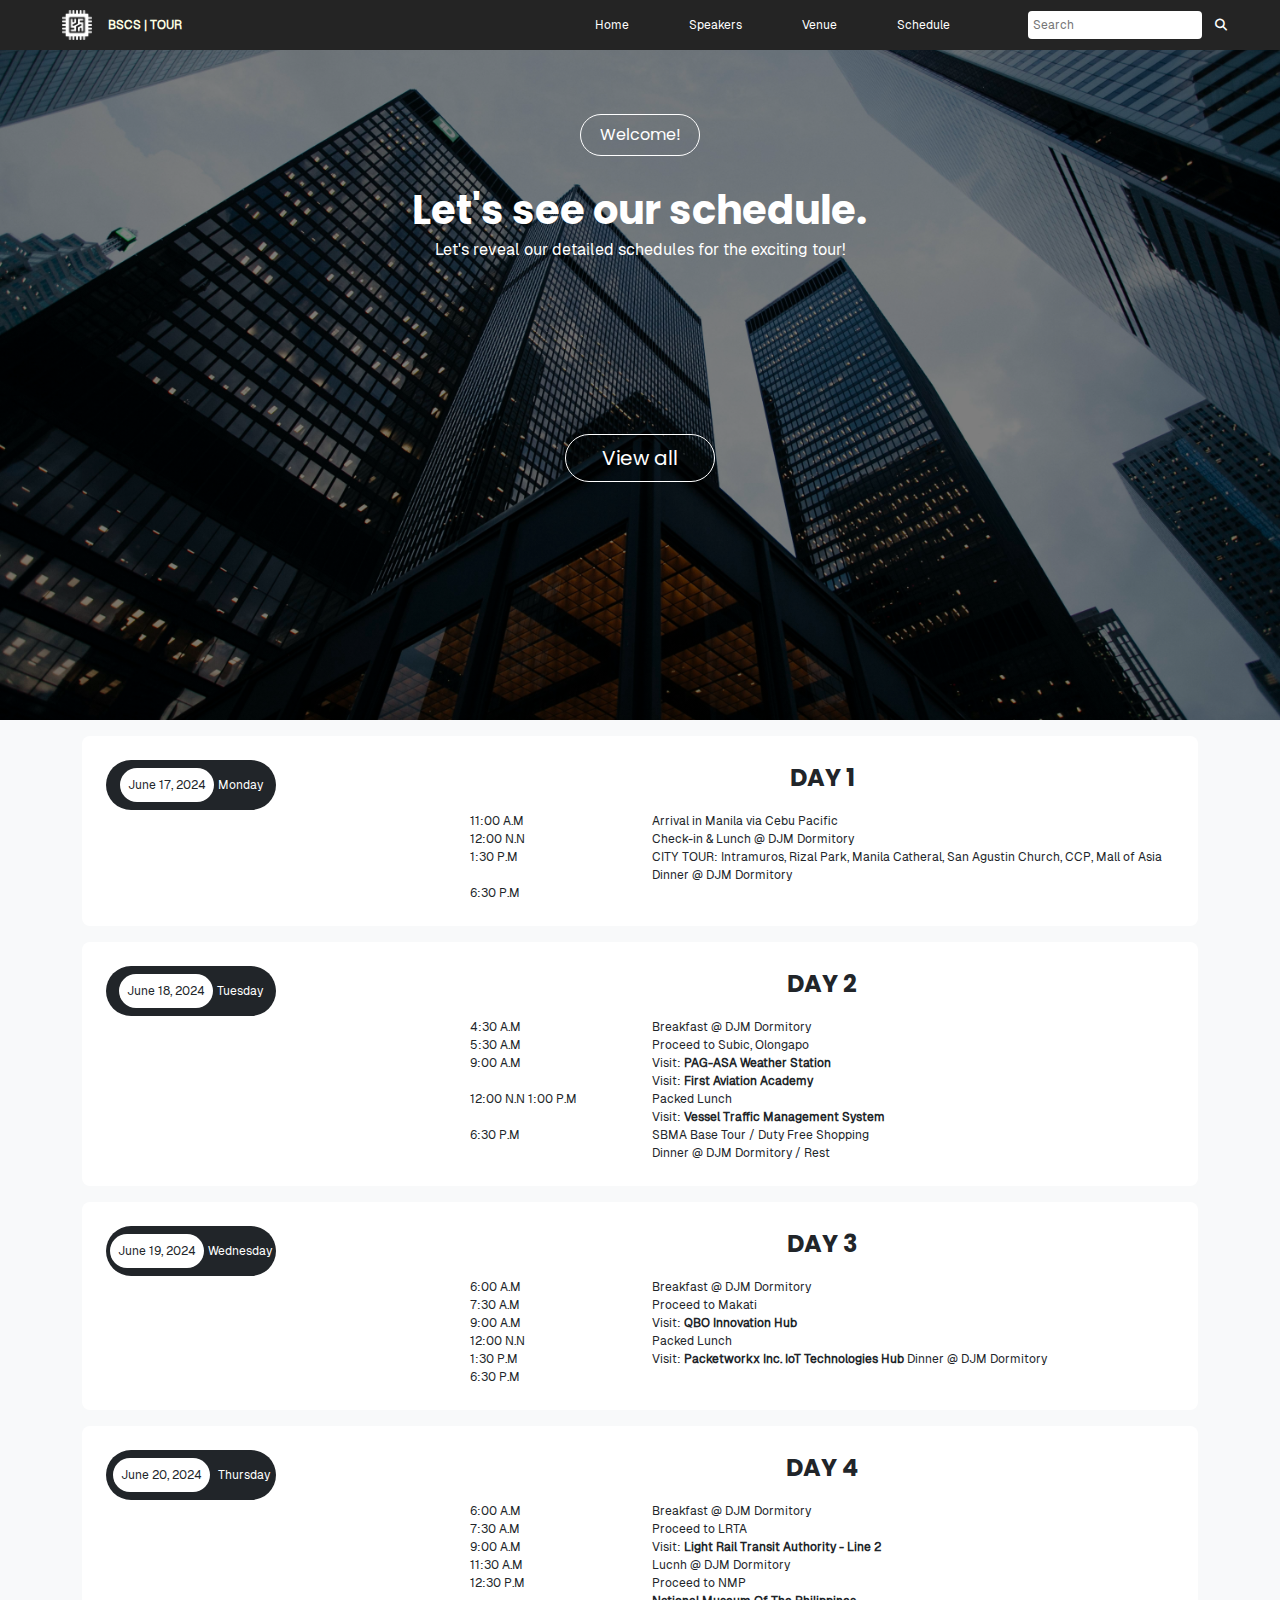
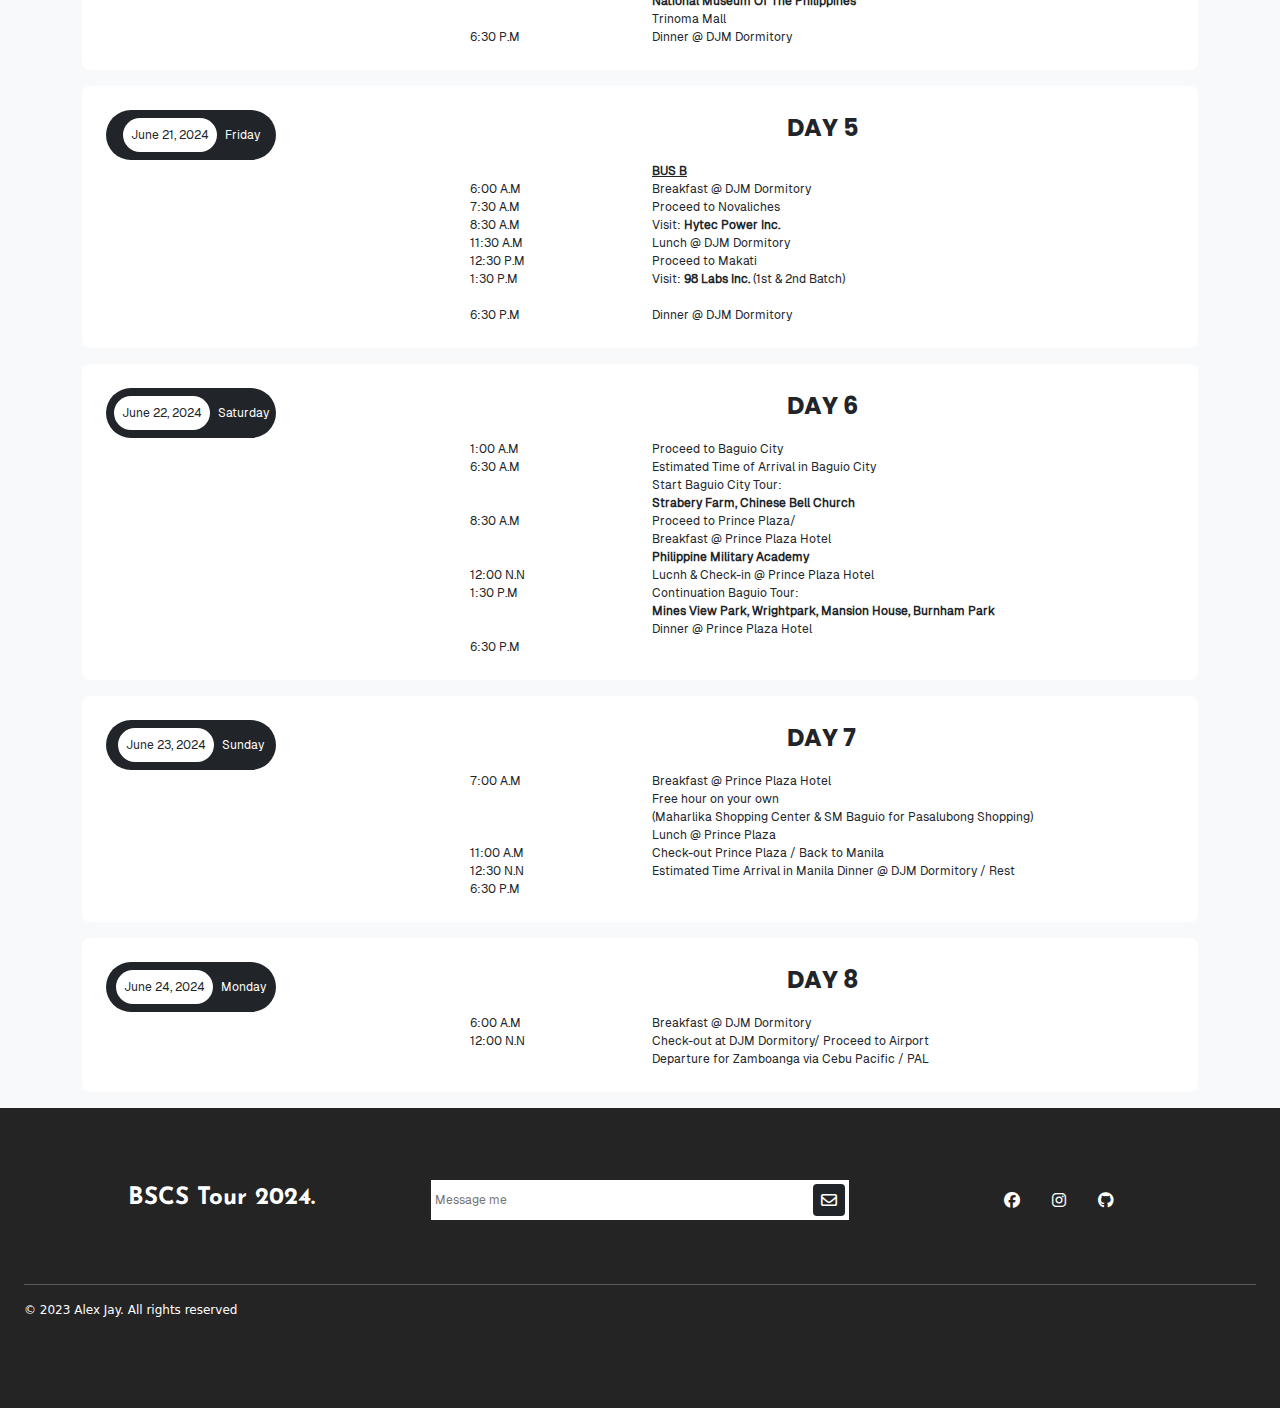
<file: schedule.html>
<!DOCTYPE html>
<html lang="en">

<head>
  <meta charset="UTF-8" />
  <meta name="viewport" content="width=device-width, initial-scale=1.0" />
  <title>Computer Science Educational Tour 2024</title>
  <!--  bootstrap css -->
  <link href="https://cdn.jsdelivr.net/npm/bootstrap@5.3.3/dist/css/bootstrap.min.css" rel="stylesheet"
    integrity="sha384-QWTKZyjpPEjISv5WaRU9OFeRpok6YctnYmDr5pNlyT2bRjXh0JMhjY6hW+ALEwIH" crossorigin="anonymous" />
  <!--  bootstrap css -->

  <!-- font awesome css cdn -->
  <link rel="stylesheet" href="https://cdnjs.cloudflare.com/ajax/libs/font-awesome/6.5.2/css/all.min.css" />
  <!-- font awesome css cdn -->

  <link rel="shortcut icon" href="./assets/cpu.png" type="image/x-icon" />
  <link rel="stylesheet" href="./style.css" />
</head>

<body>

  <!--  header section -->
  <header>
    <nav>
      <ul class="sidebar menuHidden">
        <li class="hide-sidebar"><a href="#"><svg xmlns="http://www.w3.org/2000/svg" height="24px" viewBox="0 -960 960 960" width="24px" fill="#5f6368"><path d="m256-200-56-56 224-224-224-224 56-56 224 224 224-224 56 56-224 224 224 224-56 56-224-224-224 224Z"/></svg></a></li>
        <li><a class="ft-sm font--geist" href="./index.html">Home</a></li>
        <li><a class="ft-sm font--geist" href="./speakers.html">Speakers</a></li>
        <li><a class="ft-sm font--geist" href="./venue.html">Venue</a></li>
        <li><a class="ft-sm font--geist" href="./schedule.html">Schedule</a></li>
        <li class="search-bar"><input class="ft-sm text-secondary rounded-1 border-0" placeholder="Search" type="text"><i class="fa-solid fa-magnifying-glass"></i></li>
      </ul>
  
      <ul class="">
        <li class="tour-logo" ><a class="text-decoration-none text-white d-flex justify-content-center align-items-center" href="./index.html"><img src="./assets/cpu.png" height="30px" width="30px" alt="" />
          <p class="ms-3 mt-3 heading--logo">
            BSCS | <span class="heading--logo">TOUR</span>
          </p>
        </a></li>
        <li class="hideOnMobile"><a class="ft-sm font--geist" href="./index.html">Home</a></li>
        <li class="hideOnMobile"><a class="ft-sm font--geist" href="./speakers.html">Speakers</a></li>
        <li class="hideOnMobile"><a class="ft-sm font--geist" href="./venue.html">Venue</a></li>
        <li class="hideOnMobile"><a class="ft-sm font--geist" href="./schedule.html">Schedule</a></li>
        <li class="search-bar hideOnMobile"><input placeholder="Search" class="ft-sm text-secondary rounded-1 border-0 outline-none" type="text"><i class="fa-solid fa-magnifying-glass ft-sm ms-2"></i></li>
        <li class="show-sidebar menuHidden"><a href="#"><svg xmlns="http://www.w3.org/2000/svg" height="24px" viewBox="0 -960 960 960" width="24px" fill="#5f6368"><path d="M120-240v-80h720v80H120Zm0-200v-80h720v80H120Zm0-200v-80h720v80H120Z"/></svg></a></li>
      </ul>
    </nav>

    <section class="container-fluid speaker-hero d-flex flex-column justify-content-center align-items-center">
      <div class="welcome-btn text-white rounded-5 p-2 font--poppins border-white mt-5">
        Welcome!
      </div>
      <h1 class="font--poppins fw-bold text-center text-white">
        Let's see our schedule.
      </h1>
      <p class="text-white lh-1 center-text">
        Let's reveal our detailed schedules for the exciting tour!
      </p>
      <div class="view-all-speakers text-white fs-5 font--poppins d-flex justify-content-center border-white p-2">
        <a class="text-decoration-none text-white" href="#scheds">View all</a>
      </div>
    </section>
  </header>
  <!--  header section -->

  <main class="sched-main bg-body-tertiary" id="scheds" >
    <div class="container container-sched col-sm-12 colm-flex " >
      <div class="row">
        <div class="col-6 sched-holder col-sm-12 d-flex flex-column " >
          <!-- day 1 sched -->
          <div class="col-12 sched-card sched-1 p-4 rounded-3 bg-white mt-3">
            <div class="row">
              <div class="col-4 text-center sched-date wd-100">
                <p class="bg-dark font--geist ft-sm rounded-5 d-flex align-items-center justify-content-center"
                  width="10px"><span class="bg-white p-2 rounded-5 me-1">June 17, 2024</span> <span
                    class="text-white">Monday</span></p>
              </div>
              <div class="col-8 wd-100">
                <p class="text-center font--poppins fw-bold fs-4">DAY 1</p>
                <div class="row">
                  <div class="col-3 font--geist ft-sm">
                    11:00 A.M <br>
                    12:00 N.N <br>
                    1:30 P.M <br><br>
                    6:30 P.M
                  </div>
                  <div class="col-9 ft-sm font--geist">
                    Arrival in Manila via Cebu Pacific <br>
                    Check-in & Lunch @ DJM Dormitory <br>
                    CITY TOUR: Intramuros, Rizal Park, Manila Catheral, San Agustin Church, CCP, Mall of Asia <br>
                    Dinner @ DJM Dormitory
                  </div>
                </div>
              </div>
            </div>
          </div>
          <!-- day 1 sched -->

          <!-- day 2 sched -->
          <div class="col-12 sched-card sched-1 p-4 rounded-3 bg-white mt-3">
            <div class="row">
              <div class="col-4 text-center sched-date wd-100">
                <p class="bg-dark font--geist ft-sm rounded-5 d-flex align-items-center justify-content-center"
                  width="10px"><span class="bg-white p-2 rounded-5 me-1">June 18, 2024</span> <span
                    class="text-white">Tuesday</span></p>
              </div>
              <div class="col-8 wd-100">
                <p class="text-center font--poppins fw-bold fs-4">DAY 2</p>
                <div class="row">
                  <div class="col-3 font--geist ft-sm">
                    4:30 A.M <br>
                    5:30 A.M <br>
                    9:00 A.M <br><br>
                    12:00 N.N
                    1:00 P.M <br> <br>
                    6:30 P.M
                  </div>
                  <div class="col-9 ft-sm font--geist">
                    Breakfast @ DJM Dormitory<br>
                    Proceed to Subic, Olongapo <br>
                    Visit: <span class="fw-bold" >PAG-ASA Weather Station</span> <br>
                    Visit: <span class="fw-bold" >First Aviation Academy</span> <br>
                    Packed Lunch <br>
                    Visit: <span class="fw-bold" >Vessel Traffic Management System</span><br>
                    SBMA Base Tour / Duty Free Shopping <br>
                    Dinner @ DJM Dormitory / Rest
                  </div>
                </div>
              </div>
            </div>
          </div>
          <!-- day 2 sched -->


          
         

          <!-- day 3 sched -->
          <div class="col-12 sched-card sched-1 p-4 rounded-3 bg-white mt-3">
            <div class="row">
              <div class="col-4 text-center sched-date wd-100">
                <p class="bg-dark font--geist ft-sm rounded-5 d-flex align-items-center justify-content-center"
                  width="10px"><span class="bg-white p-2 rounded-5 me-1">June 19, 2024</span> <span
                    class="text-white">Wednesday</span></p>
              </div>
              <div class="col-8 wd-100">
                <p class="text-center font--poppins fw-bold fs-4">DAY 3</p>
                <div class="row">
                  <div class="col-3 font--geist ft-sm">
                    6:00 A.M <br>
                    7:30 A.M <br>
                    9:00 A.M <br>
                    12:00 N.N <br>
                    1:30 P.M <br>
                    6:30 P.M
                  </div>
                  <div class="col-9 ft-sm font--geist">
                    Breakfast @ DJM Dormitory<br>
                    Proceed to Makati <br>
                    Visit: <span class="fw-bold" > QBO Innovation Hub</span><br>
                    Packed Lunch <br>
                    Visit: <span class="fw-bold" > Packetworkx Inc. IoT Technologies Hub</span>
                    Dinner @ DJM Dormitory
                  </div>
                </div>
              </div>
            </div>
          </div>
          <!-- day 3 sched -->

          <!-- day 4 sched -->
          <div class="col-12 sched-card sched-1 p-4 rounded-3 bg-white mt-3 mb-3">
            <div class="row">
              <div class="col-4 text-center sched-date wd-100">
                <p class="bg-dark font--geist ft-sm rounded-5 d-flex align-items-center justify-content-center"
                  width="10px"><span class="bg-white p-2 rounded-5 me-2">June 20, 2024</span> <span
                    class="text-white">Thursday</span></p>
              </div>
              <div class="col-8 wd-100">
                <p class="text-center font--poppins fw-bold fs-4">DAY 4</p>
                <div class="row">
                  <div class="col-3 font--geist ft-sm">
                    6:00 A.M <br>
                    7:30 A.M <br>
                    9:00 A.M <br>
                    11:30 A.M <br>
                    12:30 P.M <br><br><br>
                    6:30 P.M
                  </div>
                  <div class="col-9 ft-sm font--geist">
                    Breakfast @ DJM Dormitory<br>
                    Proceed to LRTA <br>
                    Visit: <span class="fw-bold" > Light Rail Transit Authority - Line 2</span><br>
                    Lucnh @ DJM Dormitory <br>
                    Proceed to NMP <br>
                    <span class="fw-bold">National Museum Of The Philippines</span> <br>
                    Trinoma Mall <br>
                    Dinner @ DJM Dormitory
                  </div>
                </div>
              </div>
            </div>
          </div>
          <!-- day 4 sched -->
        </div>


        <div class="col-6 col-sm-12 d-flex flex-column sched-holder mt-20" >
          <!-- day 5 sched -->
          <div class="col-12 sched-card col-sm-12 sched-1 p-4 rounded-3 bg-white ">
            <div class="row">
              <div class="col-4 text-center sched-date wd-100">
                <p class="bg-dark font--geist ft-sm rounded-5 d-flex align-items-center justify-content-center"
                  width="10px"><span class="bg-white p-2 rounded-5 me-2">June 21, 2024</span> <span
                    class="text-white">Friday</span></p>
              </div>
              <div class="col-8 wd-100">
                <p class="text-center font--poppins fw-bold fs-4">DAY 5</p>
                <div class="row">
                  <div class="col-3 font--geist ft-sm">
                    <br>
                    6:00 A.M <br>
                    7:30 A.M <br>
                    8:30 A.M <br>
                    11:30 A.M <br>
                    12:30 P.M <br>
                    1:30 P.M <br><br>
                    6:30 P.M
                  </div>
                  <div class="col-9 ft-sm font--geist">
                    <span class="text-decoration-underline fw-bold">BUS B</span><br>
                    Breakfast @ DJM Dormitory<br>
                    Proceed to Novaliches <br>
                    Visit: <span class="fw-bold" >Hytec Power Inc.</span><br>
                    Lunch @ DJM Dormitory <br>
                    Proceed to Makati <br>
                    Visit: <span class="fw-bold" >98 Labs Inc.</span> (1st & 2nd Batch) <br><br>
                    Dinner @ DJM Dormitory
                  </div>
                </div>
              </div>
            </div>
          </div>
          <!-- day 5 sched -->

          <!-- day 6 sched -->
          <div class="col-12 col-sm-12 sched-card sched-1 p-4 rounded-3 bg-white mt-3">
            <div class="row">
              <div class="col-4 text-center sched-date wd-100">
                <p class="bg-dark font--geist ft-sm rounded-5 d-flex align-items-center justify-content-center"
                  width="10px"><span class="bg-white p-2 rounded-5 me-2">June 22, 2024</span> <span
                    class="text-white">Saturday</span></p>
              </div>
              <div class="col-8 wd-100">
                <p class="text-center font--poppins fw-bold fs-4">DAY 6</p>
                <div class="row">
                  <div class="col-3 font--geist ft-sm">
                    1:00 A.M <br>
                    6:30 A.M <br><br><br>
                    8:30 A.M <br><br><br>
                    12:00 N.N <br>
                    1:30 P.M <br><br><br>
                    6:30 P.M
                  </div>
                  <div class="col-9 ft-sm font--geist">
                    Proceed to Baguio City <br>
                    Estimated Time of Arrival in Baguio City <br>
                    Start Baguio City Tour: <br>
                    <span class="fw-bold" >Strabery Farm, Chinese Bell Church</span> <br>
                    Proceed to Prince Plaza/ <br> Breakfast @ Prince Plaza Hotel <br>
                    <span class="fw-bold" >Philippine Military Academy</span> <br>
                    Lucnh & Check-in @ Prince Plaza Hotel <br>
                    Continuation Baguio Tour: <br>
                    <span class="fw-bold" >Mines View Park, Wrightpark, Mansion House, Burnham Park</span><br>
                    Dinner @ Prince Plaza Hotel
                  </div>
                </div>
              </div>
            </div>
          </div>
          <!-- day 6 sched -->

          <!-- day 7 sched -->
          <div class="col-12 col-sm-12 sched-card sched-1 p-4 rounded-3 bg-white mt-3">
            <div class="row">
              <div class="col-4 text-center sched-date wd-100">
                <p class="bg-dark font--geist ft-sm rounded-5 d-flex align-items-center justify-content-center"
                  width="10px"><span class="bg-white p-2 rounded-5 me-2">June 23, 2024</span> <span
                    class="text-white">Sunday</span></p>
              </div>
              <div class="col-8 wd-100">
                <p class="text-center font--poppins fw-bold fs-4">DAY 7</p>
                <div class="row">
                  <div class="col-3 font--geist ft-sm">
                    7:00 A.M <br><br><br><br>
                    11:00 A.M <br>
                    12:30 N.N <br>
                    6:30 P.M
                  </div>
                  <div class="col-9 ft-sm font--geist">
                    Breakfast @ Prince Plaza Hotel <br>
                    Free hour on your own <br>
                    (Maharlika Shopping Center & SM Baguio for Pasalubong Shopping) <br>
                    Lunch @ Prince Plaza <br>
                    Check-out Prince Plaza / Back to Manila <br>
                    Estimated Time Arrival in Manila Dinner @ DJM Dormitory / Rest  
                  </div>
                </div>
              </div>
            </div>
          </div>
          <!-- day 7 sched -->

          <!-- day 8 sched -->
          <div class="col-12 col-sm-12 sched-card sched-1 p-4 rounded-3 bg-white mt-3  mb-3">
            <div class="row">
              <div class="col-4 text-center sched-date wd-100">
                <p class="bg-dark font--geist ft-sm rounded-5 d-flex align-items-center justify-content-center"
                  width="10px"><span class="bg-white p-2 rounded-5 me-2">June 24, 2024</span> <span
                    class="text-white">Monday</span></p>
              </div>
              <div class="col-8 wd-100">
                <p class="text-center font--poppins fw-bold fs-4">DAY 8</p>
                <div class="row">
                  <div class="col-3 font--geist ft-sm">
                    6:00 A.M <br>
                    12:00 N.N <br>
                  </div>
                  <div class="col-9 ft-sm font--geist">
                    Breakfast @ DJM Dormitory <br>
                    Check-out at DJM Dormitory/ Proceed to Airport <br>
                    Departure for Zamboanga via Cebu Pacific / PAL
                  </div>
                </div>
              </div>
            </div>
          </div>
          <!-- day 8 sched -->
        </div>
      </div>

    </div>
    </div>
  </main>

   <!-- footer section -->
   <div class="container-fluid footer-sect p-4 text-white">
    <div class="row pt-5">
      <div class="col-lg-4 col-sm-12 footer-title text-center ">
        <span class="font--josefin fw-bold fs-4" >BSCS Tour 2024.</span>
      </div>
      <div class="col-lg-4 col-sm-12 d-flex  align-items-center justify-content-between bg-white p-1 mb-20">
        <input placeholder="Message me" class="w-100 text-secondary font--geist ft-sm outline-none border-0 " type="text"><a href=""><i
            class="fa-regular fa-envelope text-white rounded-1 bg-dark p-2"></i></a>
      </div>
      <div class="col-lg-4 col-sm-12 social-links d-flex justify-content-center align-items-center ">
        <a target="_blank" class="mx-3 text-white text-decoration-none"
          href="https://www.facebook.com/alexjay.hara0805"><i class="fa-brands fa-facebook d-block"></i></a>
        <a target="_blank" class="mx-3 text-white text-decoration-none" href="https://www.instagram.com/aj_hara/"><i
            class="fa-brands fa-instagram d-block"></i></a>
        <a target="_blank" class="mx-3 text-white text-decoration-none" href="https://github.com/Aedrox0508"><i
            class="fa-brands fa-github d-block "></i></a>
      </div>
    </div><br><br>
    <hr class="text-white">
    <p class="ft-sm text-white ">© 2023 Alex Jay. All rights reserved</p>
  </div>
  <!-- footer section -->

  <!-- bootstrap js -->
  <script src="https://cdn.jsdelivr.net/npm/bootstrap@5.3.3/dist/js/bootstrap.bundle.min.js"
    integrity="sha384-YvpcrYf0tY3lHB60NNkmXc5s9fDVZLESaAA55NDzOxhy9GkcIdslK1eN7N6jIeHz"
    crossorigin="anonymous"></script>
    
    <script src="./script.js" ></script>
  <!-- bootstrap js -->
</body>
</body>

</html>
</file>
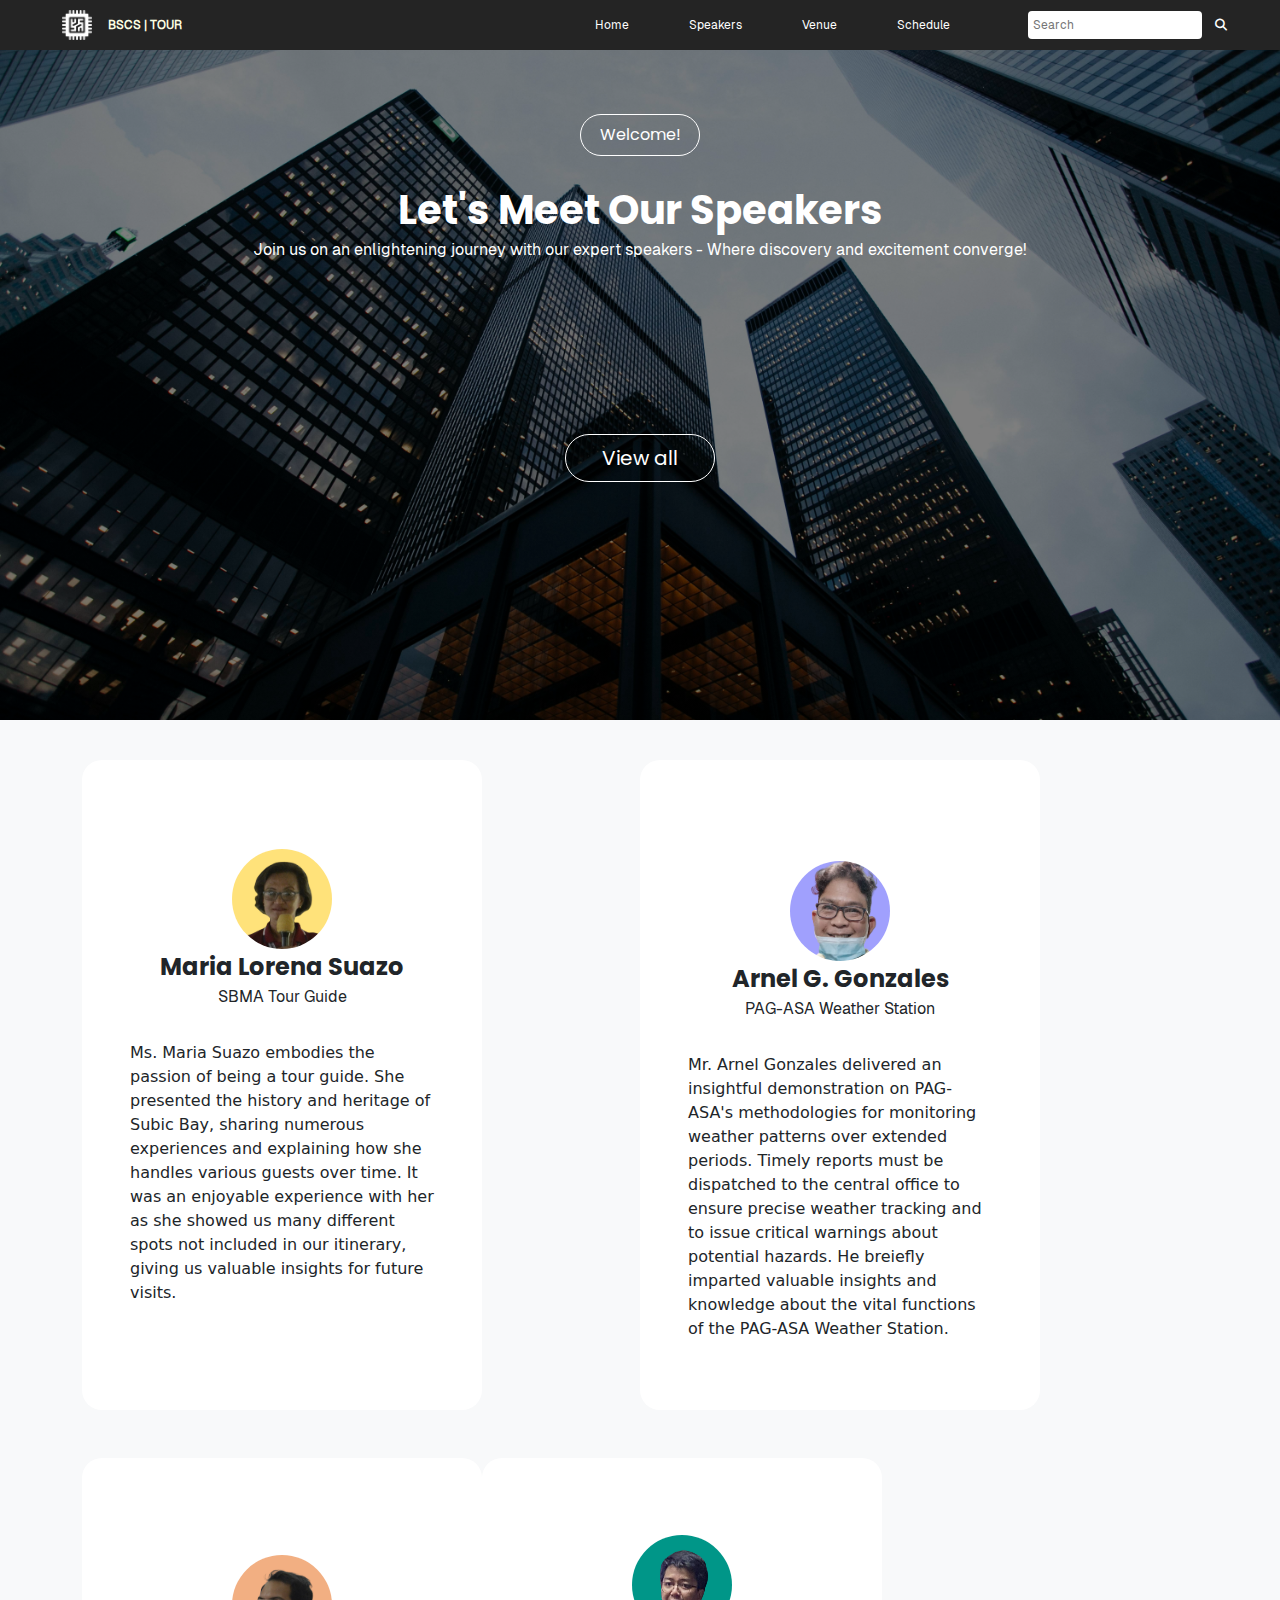
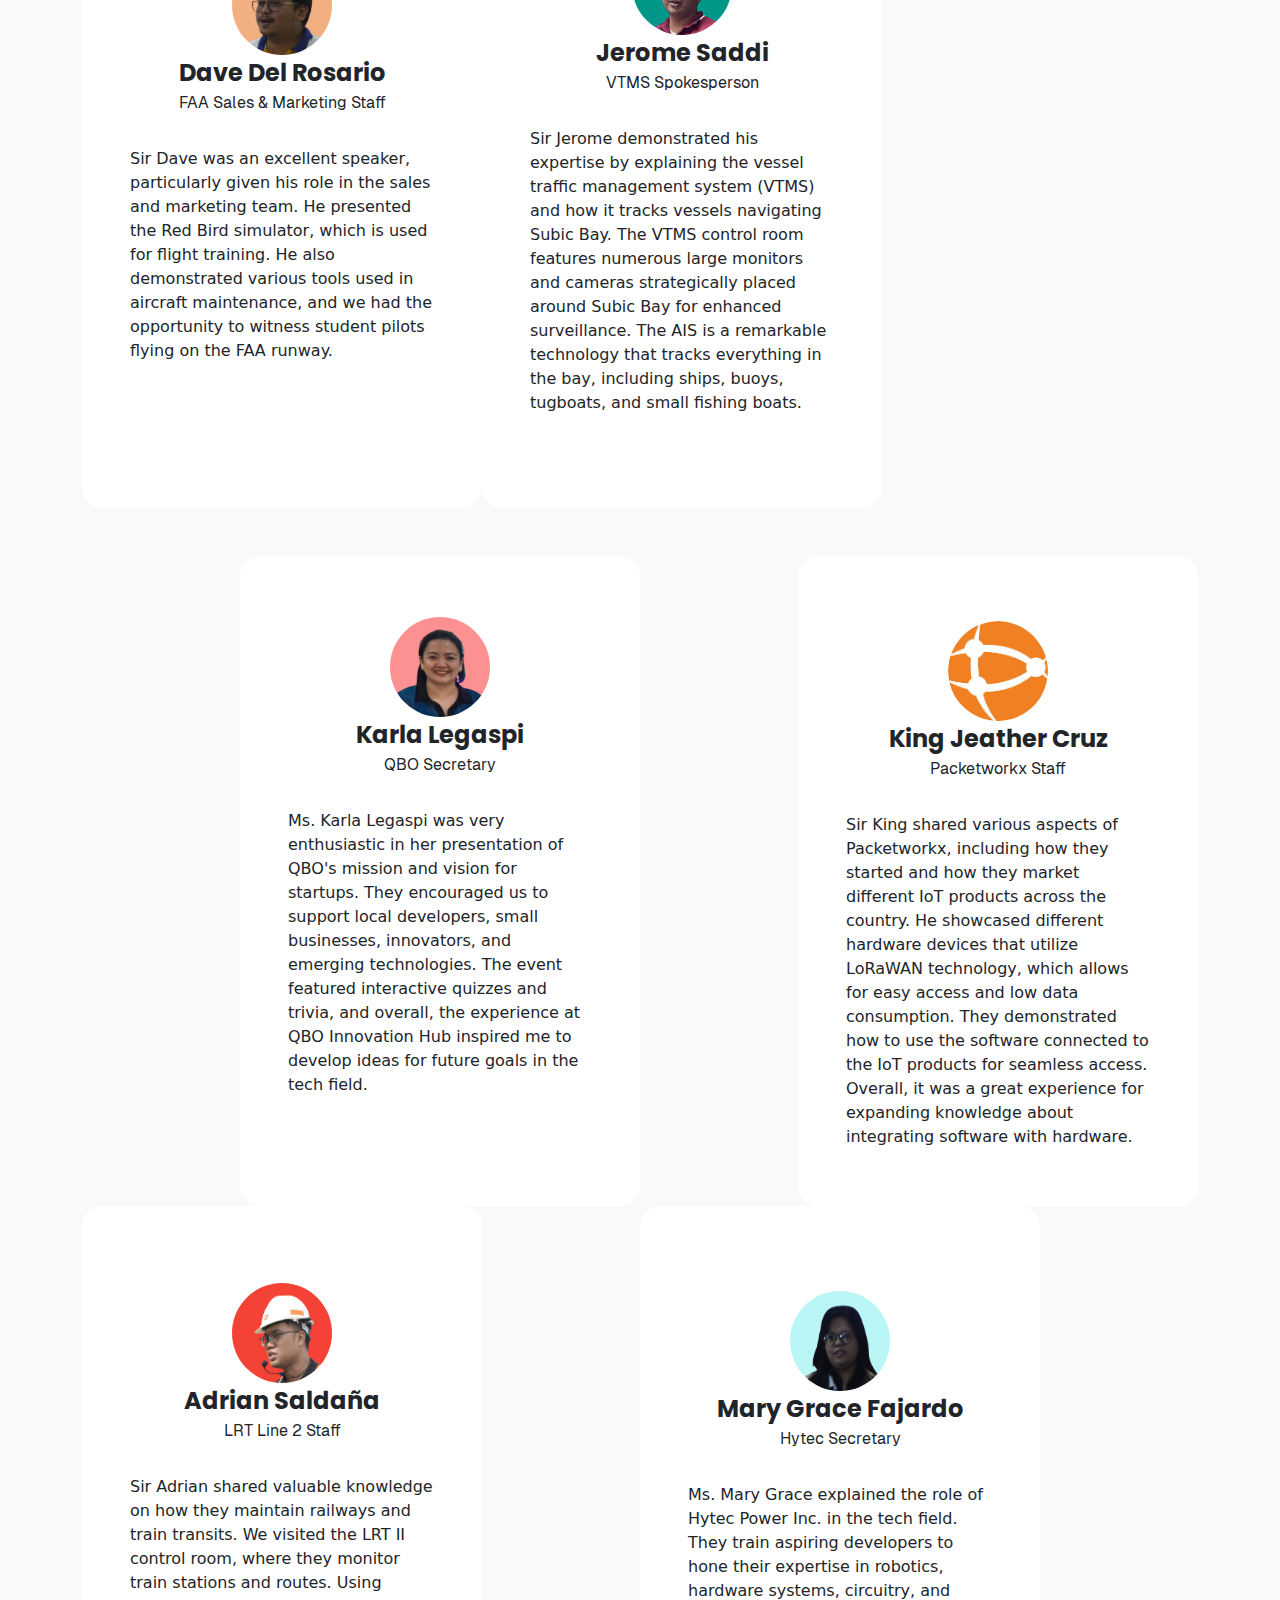
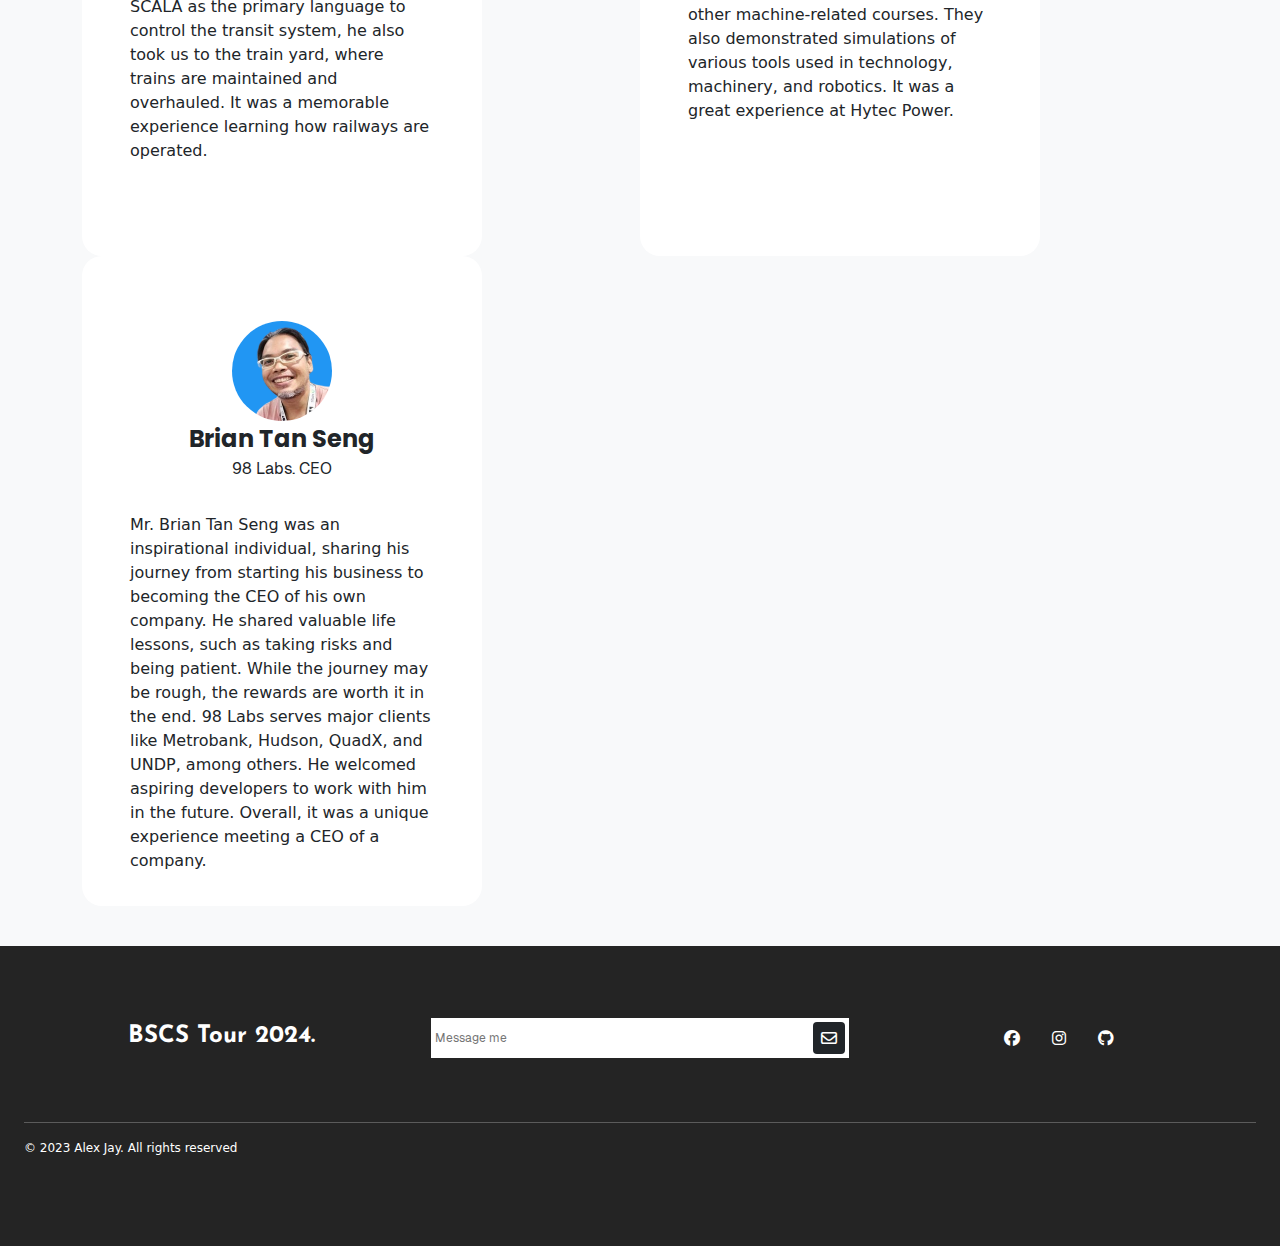
<file: speakers.html>
<!DOCTYPE html>
<html lang="en">

<head>
  <meta charset="UTF-8" />
  <meta name="viewport" content="width=device-width, initial-scale=1.0" />
  <title>Computer Science Educational Tour 2024</title>
  <!--  bootstrap css -->
  <link href="https://cdn.jsdelivr.net/npm/bootstrap@5.3.3/dist/css/bootstrap.min.css" rel="stylesheet"
    integrity="sha384-QWTKZyjpPEjISv5WaRU9OFeRpok6YctnYmDr5pNlyT2bRjXh0JMhjY6hW+ALEwIH" crossorigin="anonymous" />
  <!--  bootstrap css -->

  <!-- font awesome css cdn -->
  <link rel="stylesheet" href="https://cdnjs.cloudflare.com/ajax/libs/font-awesome/6.5.2/css/all.min.css" />
  <!-- font awesome css cdn -->

  <link rel="shortcut icon" href="./assets/cpu.png" type="image/x-icon" />
  <link rel="stylesheet" href="./style.css" />
</head>

<body>
  <!--  header section -->
  <header>
    <nav>
      <ul class="sidebar menuHidden">
        <li class="hide-sidebar"><a href="#"><svg xmlns="http://www.w3.org/2000/svg" height="24px" viewBox="0 -960 960 960" width="24px" fill="#5f6368"><path d="m256-200-56-56 224-224-224-224 56-56 224 224 224-224 56 56-224 224 224 224-56 56-224-224-224 224Z"/></svg></a></li>
        <li><a class="ft-sm font--geist" href="./index.html">Home</a></li>
        <li><a class="ft-sm font--geist" href="./speakers.html">Speakers</a></li>
        <li><a class="ft-sm font--geist" href="./venue.html">Venue</a></li>
        <li><a class="ft-sm font--geist" href="./schedule.html">Schedule</a></li>
        <li class="search-bar"><input class="ft-sm text-secondary rounded-1 border-0" placeholder="Search" type="text"><i class="fa-solid fa-magnifying-glass"></i></li>
      </ul>
  
      <ul class="">
        <li class="tour-logo" ><a class="text-decoration-none text-white d-flex justify-content-center align-items-center" href="./index.html"><img src="./assets/cpu.png" height="30px" width="30px" alt="" />
          <p class="ms-3 mt-3 heading--logo">
            BSCS | <span class="heading--logo">TOUR</span>
          </p>
        </a></li>
        <li class="hideOnMobile"><a class="ft-sm font--geist" href="./index.html">Home</a></li>
        <li class="hideOnMobile"><a class="ft-sm font--geist" href="./speakers.html">Speakers</a></li>
        <li class="hideOnMobile"><a class="ft-sm font--geist" href="./venue.html">Venue</a></li>
        <li class="hideOnMobile"><a class="ft-sm font--geist" href="./schedule.html">Schedule</a></li>
        <li class="search-bar hideOnMobile"><input placeholder="Search" class="ft-sm text-secondary rounded-1 border-0 outline-none" type="text"><i class="fa-solid fa-magnifying-glass ft-sm ms-2"></i></li>
        <li class="show-sidebar menuHidden"><a href="#"><svg xmlns="http://www.w3.org/2000/svg" height="24px" viewBox="0 -960 960 960" width="24px" fill="#5f6368"><path d="M120-240v-80h720v80H120Zm0-200v-80h720v80H120Zm0-200v-80h720v80H120Z"/></svg></a></li>
      </ul>
    </nav>

    <section class="container-fluid speaker-hero d-flex flex-column justify-content-center align-items-center">
      <div class="welcome-btn text-white rounded-5 p-2 font--poppins border-white mt-5">
        Welcome!
      </div>
      <h1 class="font--poppins fw-bold text-center text-white">
        Let's Meet Our Speakers
      </h1>
      <p class="text-white lh-1 center-text">
        Join us on an enlightening journey with our expert speakers - Where
        discovery and excitement converge!
      </p>
      <div class="view-all-speakers text-white fs-5 font--poppins d-flex justify-content-center border-white p-2">
        <a class="text-decoration-none text-white" href="#speak">View all</a>
      </div>
    </section>
  </header>
  <!--  header section -->

  <main class="speaker-main bg-body-tertiary" id="speak">
    <div class="container spaek-con">
      <div class="row speakers-holder mx-auto">
        <!-- speaker 1 -->
        <div
          class="speaker-profile-card mt-40 d-flex flex-column justify-content-center align-items-center p-5 mb-5 bg-white">
          <img class="speaker-card" src="./assets/maria.png" alt="" />
          <p class="speaker-name text-center">
            <span class="fs-4 fw-bold font--poppins">Maria Lorena Suazo</span>
            <br />
            <span class="font--geist">SBMA Tour Guide</span>
          </p>
          <p class="speaker-position"></p>
          <p class="speaker-speech">
            Ms. Maria Suazo embodies the passion of being a tour guide. She
            presented the history and heritage of Subic Bay, sharing numerous
            experiences and explaining how she handles various guests over
            time. It was an enjoyable experience with her as she showed us
            many different spots not included in our itinerary, giving us
            valuable insights for future visits.
          </p>
        </div>
        <!-- speaker 1 -->

        <!-- speaker 2 -->
        <div class="speaker-profile-card d-flex flex-column justify-content-center align-items-center p-5 mx-auto mb-40">
          <img class="speaker-card mt-5" src="./assets/arnel.png" alt="" />
          <p class="speaker-name text-center">
            <span class="fs-4 fw-bold font--poppins">Arnel G. Gonzales</span>
            <br />
            <span class="font--geist">PAG-ASA Weather Station</span>
          </p>
          <p class="speaker-position"></p>
          <p class="speaker-speech">
            Mr. Arnel Gonzales delivered an insightful demonstration on
            PAG-ASA's methodologies for monitoring weather patterns over
            extended periods. Timely reports must be dispatched to the central
            office to ensure precise weather tracking and to issue critical
            warnings about potential hazards. He breiefly imparted valuable
            insights and knowledge about the vital functions of the PAG-ASA
            Weather Station.
          </p>
        </div>
        <!-- speaker 2 -->

        <!-- speaker 3 -->
        <div class="speaker-profile-card mt-40 d-flex flex-column justify-content-center align-items-center p-5 mb-40">
          <img class="speaker-card" src="./assets/dave.png" alt="" />
          <p class="speaker-name text-center">
            <span class="fs-4 fw-bold font--poppins">Dave Del Rosario</span>
            <br />
            <span class="font--geist">FAA Sales & Marketing Staff</span>
          </p>
          <p class="speaker-position"></p>
          <p class="speaker-speech mb-5">
            Sir Dave was an excellent speaker, particularly given his role in
            the sales and marketing team. He presented the Red Bird simulator,
            which is used for flight training. He also demonstrated various
            tools used in aircraft maintenance, and we had the opportunity to
            witness student pilots flying on the FAA runway.
          </p>
        </div>
        <!-- speaker 3 -->

        <!-- speaker 4 -->
        <div class="speaker-profile-card mt-40 d-flex flex-column justify-content-center align-items-center p-5 mb-5">
          <img class="speaker-card" src="./assets/jerome.png" alt="" />
          <p class="speaker-name text-center">
            <span class="fs-4 fw-bold font--poppins">Jerome Saddi</span>
            <br />
            <span class="font--geist">VTMS Spokesperson</span>
          </p>
          <p class="speaker-position"></p>
          <p class="speaker-speech">
            Sir Jerome demonstrated his expertise by explaining the vessel
            traffic management system (VTMS) and how it tracks vessels
            navigating Subic Bay. The VTMS control room features numerous
            large monitors and cameras strategically placed around Subic Bay
            for enhanced surveillance. The AIS is a remarkable technology that
            tracks everything in the bay, including ships, buoys, tugboats,
            and small fishing boats.
          </p>
        </div>
        <!-- speaker 4 -->

        <!-- speaker 5 -->
        <div class="speaker-profile-card d-flex flex-column justify-content-center align-items-center p-5 mx-auto mb-40">
          <img class="speaker-card" src="./assets/karla.png" alt="" />
          <p class="speaker-name text-center">
            <span class="fs-4 fw-bold font--poppins">Karla Legaspi</span>
            <br />
            <span class="font--geist">QBO Secretary</span>
          </p>
          <p class="speaker-position"></p>
          <p class="speaker-speech mb-5">
            Ms. Karla Legaspi was very enthusiastic in her presentation of
            QBO's mission and vision for startups. They encouraged us to
            support local developers, small businesses, innovators, and
            emerging technologies. The event featured interactive quizzes and
            trivia, and overall, the experience at QBO Innovation Hub inspired
            me to develop ideas for future goals in the tech field.
          </p>
        </div>
        <!-- speaker 5-->

        <!-- speaker 6 -->
        <div class="speaker-profile-card mt-40 king-card d-flex flex-column justify-content-center align-items-center p-5 mb-40">
          <img class="speaker-card mt-4" src="./assets/packetworkx-logo.jpg" alt="" />
          <p class="speaker-name text-center">
            <span class="fs-4 fw-bold font--poppins">King Jeather Cruz</span>
            <br />
            <span class="font--geist">Packetworkx Staff</span>
          </p>
          <p class="speaker-position"></p>
          <p class="speaker-speech">
            Sir King shared various aspects of Packetworkx, including how they
            started and how they market different IoT products across the
            country. He showcased different hardware devices that utilize
            LoRaWAN technology, which allows for easy access and low data
            consumption. They demonstrated how to use the software connected
            to the IoT products for seamless access. Overall, it was a great
            experience for expanding knowledge about integrating software with
            hardware.
          </p>
        </div>
        <!-- speaker 6 -->

        <!-- speaker 7 -->
        <div class="speaker-profile-card mt-40 d-flex flex-column justify-content-center align-items-center p-5 mb-40">
          <img class="speaker-card" src="./assets/adrian.png" alt="" />
          <p class="speaker-name text-center">
            <span class="fs-4 fw-bold font--poppins">Adrian Saldaña</span>
            <br />
            <span class="font--geist">LRT Line 2 Staff</span>
          </p>
          <p class="speaker-position"></p>
          <p class="speaker-speech">
            Sir Adrian shared valuable knowledge on how they maintain railways
            and train transits. We visited the LRT II control room, where they
            monitor train stations and routes. Using SCALA as the primary
            language to control the transit system, he also took us to the
            train yard, where trains are maintained and overhauled. It was a
            memorable experience learning how railways are operated.
          </p>
        </div>
        <!-- speaker 7 -->

        <!-- speaker 8 -->
        <div class="speaker-profile-card mt-40 d-flex flex-column justify-content-center align-items-center p-5 mx-auto mb-40">
          <img class="speaker-card" src="./assets/mary.png" alt="" />
          <p class="speaker-name text-center">
            <span class="fs-4 fw-bold font--poppins">Mary Grace Fajardo</span>
            <br />
            <span class="font--geist">Hytec Secretary</span>
          </p>
          <p class="speaker-position"></p>
          <p class="speaker-speech mb-5">
            Ms. Mary Grace explained the role of Hytec Power Inc. in the tech
            field. They train aspiring developers to hone their expertise in
            robotics, hardware systems, circuitry, and other machine-related
            courses. They also demonstrated simulations of various tools used
            in technology, machinery, and robotics. It was a great experience
            at Hytec Power.
          </p>
        </div>
        <!-- speaker 8 -->

        <!-- speaker 9 -->
        <div class="speaker-profile-card mt-40 brian-card d-flex flex-column justify-content-center align-items-center p-5">
          <img class="speaker-card mt-5" src="./assets/brian.png" alt="" />
          <p class="speaker-name text-center">
            <span class="fs-4 fw-bold font--poppins">Brian Tan Seng</span>
            <br />
            <span class="font--geist">98 Labs. CEO</span>
          </p>
          <p class="speaker-position"></p>
          <p class="speaker-speech">
            Mr. Brian Tan Seng was an inspirational individual, sharing his
            journey from starting his business to becoming the CEO of his own
            company. He shared valuable life lessons, such as taking risks and
            being patient. While the journey may be rough, the rewards are
            worth it in the end. 98 Labs serves major clients like Metrobank,
            Hudson, QuadX, and UNDP, among others. He welcomed aspiring
            developers to work with him in the future. Overall, it was a
            unique experience meeting a CEO of a company.
          </p>
        </div>
        <!-- speaker 9 -->
      </div>
    </div>
  </main>

  <!-- footer section -->
  <div class="container-fluid footer-sect p-4 text-white">
    <div class="row pt-5">
      <div class="col-lg-4 col-sm-12 footer-title text-center ">
        <span class="font--josefin fw-bold fs-4" >BSCS Tour 2024.</span>
      </div>
      <div class="col-lg-4 col-sm-12 d-flex  align-items-center justify-content-between bg-white p-1 mb-20" >
        <input placeholder="Message me" class="w-100 text-secondary font--geist  ft-sm outline-none border-0 " type="text"><a href=""><i
            class="fa-regular fa-envelope text-white rounded-1 bg-dark p-2"></i></a>
      </div>
      <div class="col-lg-4 col-sm-12 social-links d-flex justify-content-center align-items-center ">
        <a target="_blank" class="mx-3 text-white text-decoration-none"
          href="https://www.facebook.com/alexjay.hara0805"><i class="fa-brands fa-facebook d-block"></i></a>
        <a target="_blank" class="mx-3 text-white text-decoration-none" href="https://www.instagram.com/aj_hara/"><i
            class="fa-brands fa-instagram d-block"></i></a>
        <a target="_blank" class="mx-3 text-white text-decoration-none" href="https://github.com/Aedrox0508"><i
            class="fa-brands fa-github d-block "></i></a>
      </div>
    </div><br><br>
    <hr class="text-white">
    <p class="ft-sm text-white ">© 2023 Alex Jay. All rights reserved</p>
  </div>
  <!-- footer section -->


  <!-- bootstrap js -->
  <script src="https://cdn.jsdelivr.net/npm/bootstrap@5.3.3/dist/js/bootstrap.bundle.min.js"
    integrity="sha384-YvpcrYf0tY3lHB60NNkmXc5s9fDVZLESaAA55NDzOxhy9GkcIdslK1eN7N6jIeHz"
    crossorigin="anonymous"></script>
    
    <script src="./script.js" ></script>
  <!-- bootstrap js -->
</body>

</html>
</file>
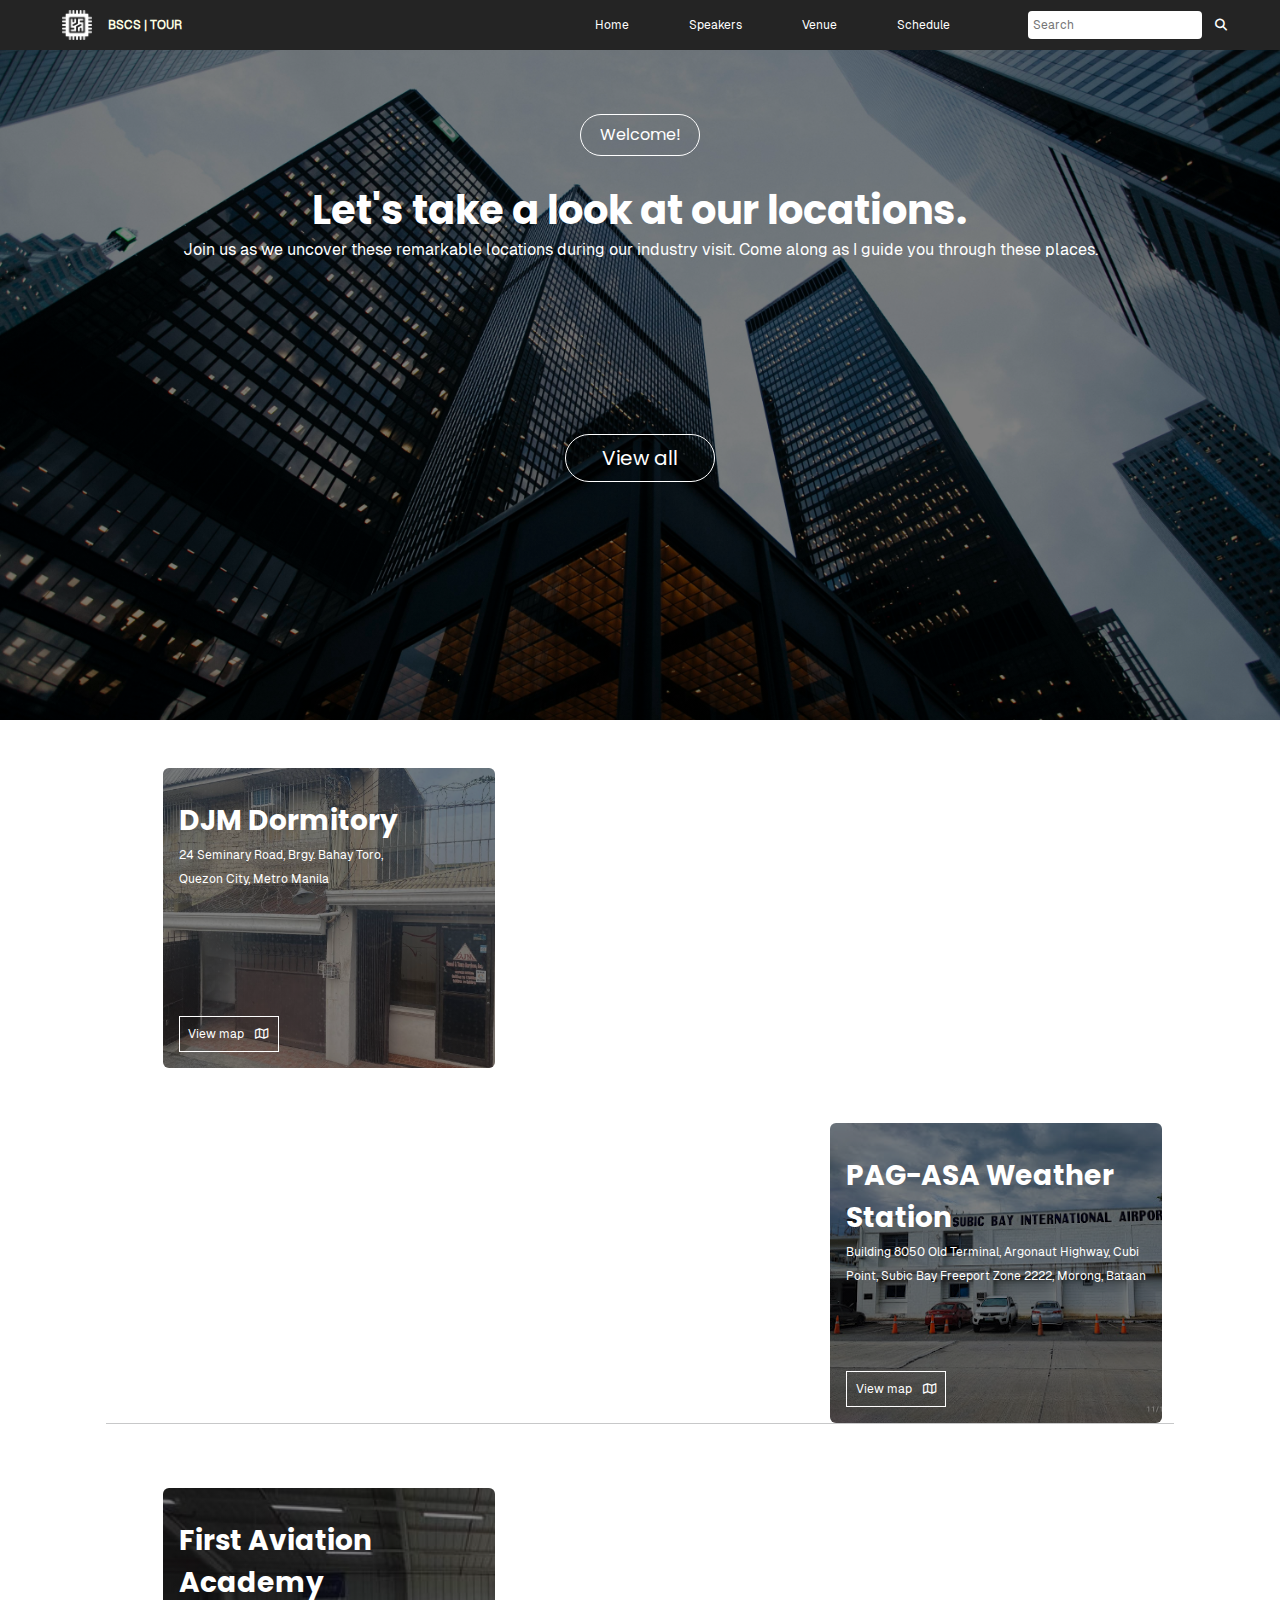
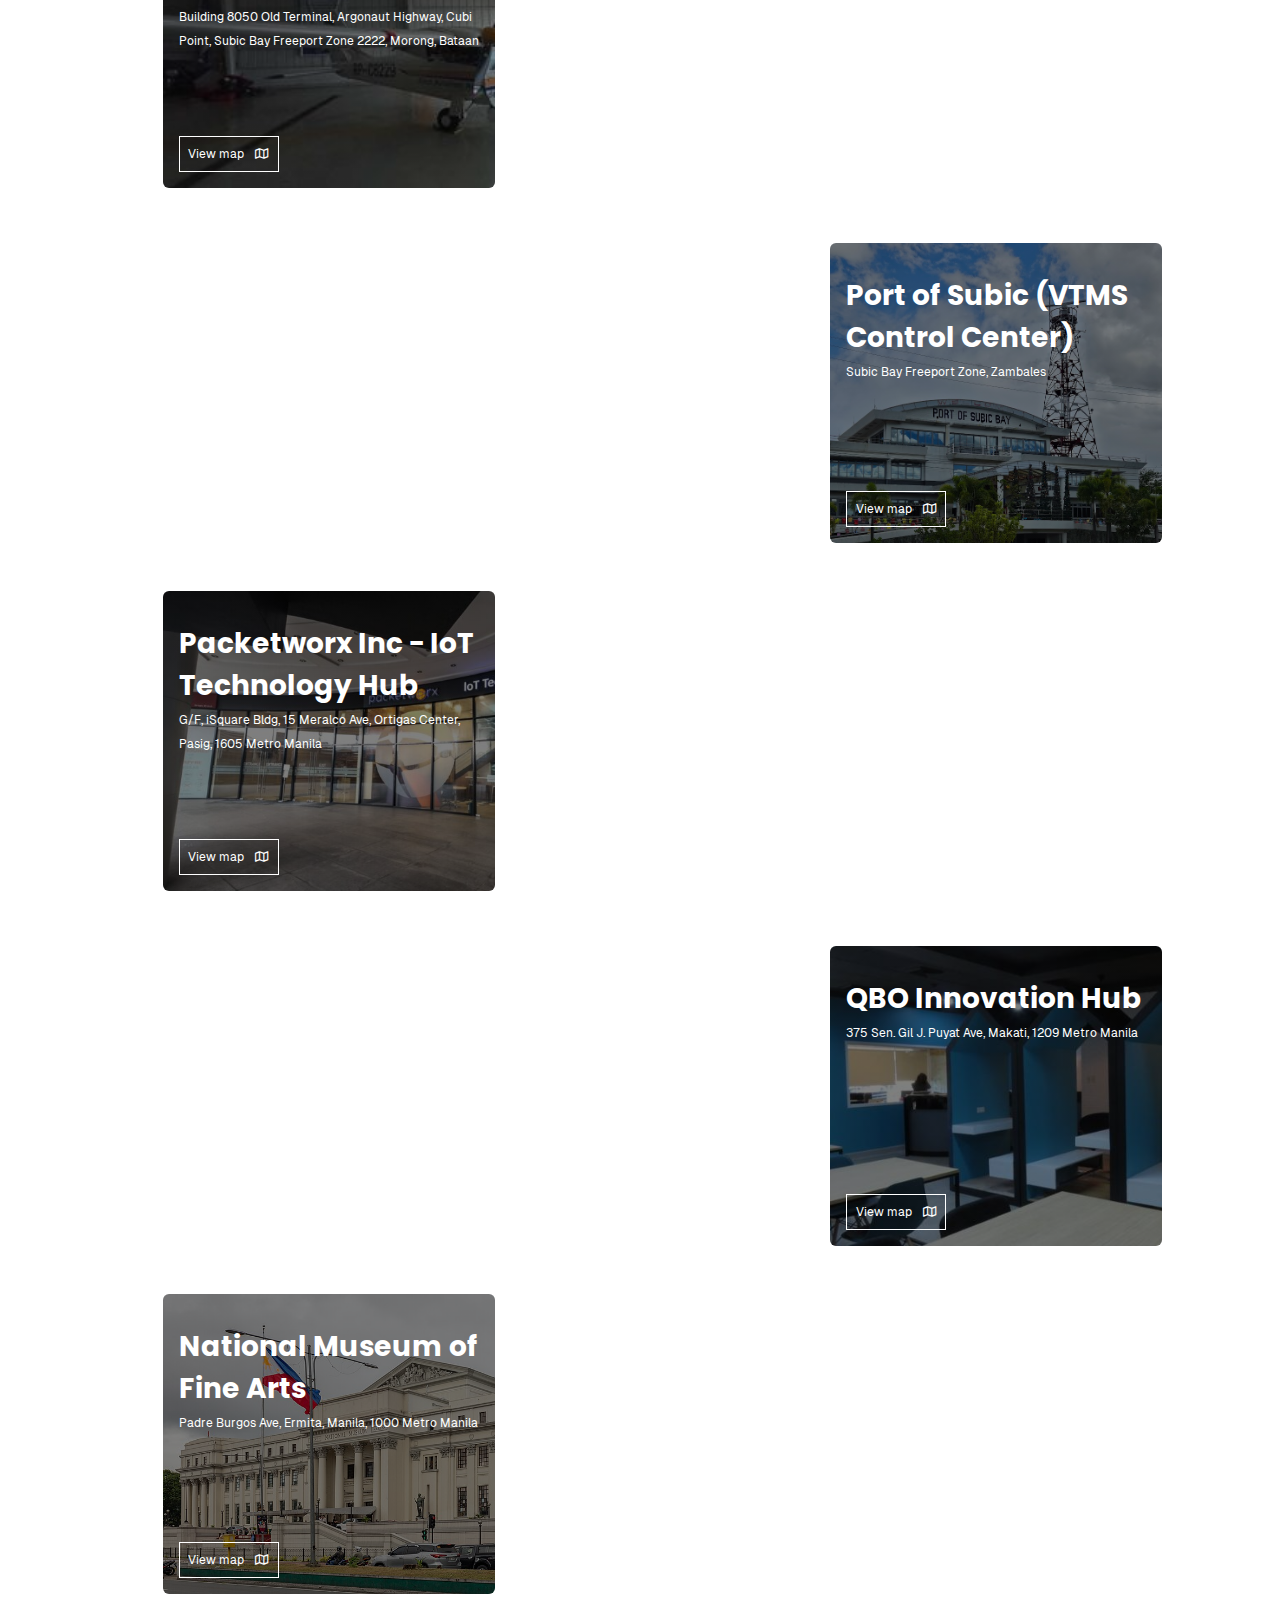
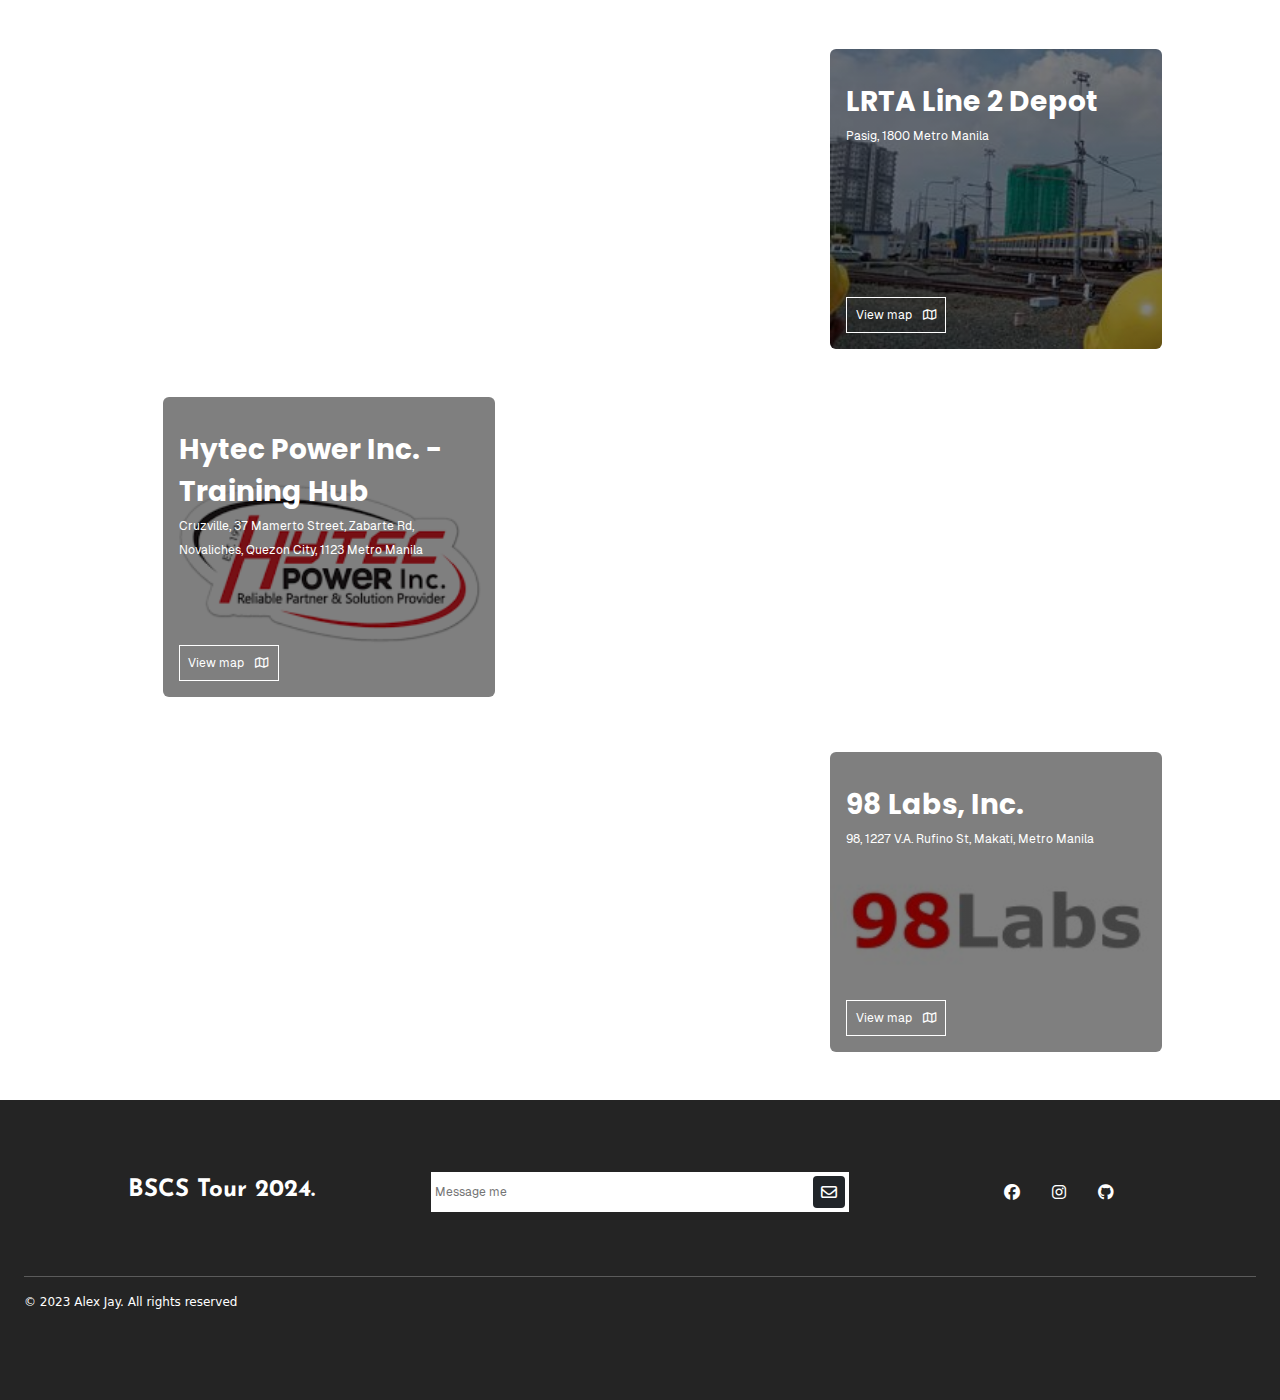
<file: venue.html>
<!DOCTYPE html>
<html lang="en">

<head>
  <meta charset="UTF-8">
  <meta name="viewport" content="width=device-width, initial-scale=1.0">
  <title>Computer Science Educational Tour 2024</title>
  <!--  bootstrap css -->
  <link href="https://cdn.jsdelivr.net/npm/bootstrap@5.3.3/dist/css/bootstrap.min.css" rel="stylesheet"
    integrity="sha384-QWTKZyjpPEjISv5WaRU9OFeRpok6YctnYmDr5pNlyT2bRjXh0JMhjY6hW+ALEwIH" crossorigin="anonymous">
  <!--  bootstrap css -->

  <!-- font awesome css cdn -->
  <link rel="stylesheet" href="https://cdnjs.cloudflare.com/ajax/libs/font-awesome/6.5.2/css/all.min.css">
  <!-- font awesome css cdn -->

  <link rel="shortcut icon" href="./assets/cpu.png" type="image/x-icon">
  <link rel="stylesheet" href="./style.css">
</head>

<body>
  <!--  header section -->
  <header>
    <nav>
      <ul class="sidebar menuHidden">
        <li class="hide-sidebar"><a href="#"><svg xmlns="http://www.w3.org/2000/svg" height="24px" viewBox="0 -960 960 960" width="24px" fill="#5f6368"><path d="m256-200-56-56 224-224-224-224 56-56 224 224 224-224 56 56-224 224 224 224-56 56-224-224-224 224Z"/></svg></a></li>
        <li><a class="ft-sm font--geist" href="./index.html">Home</a></li>
        <li><a class="ft-sm font--geist" href="./speakers.html">Speakers</a></li>
        <li><a class="ft-sm font--geist" href="./venue.html">Venue</a></li>
        <li><a class="ft-sm font--geist" href="./schedule.html">Schedule</a></li>
        <li class="search-bar"><input class="ft-sm text-secondary rounded-1 border-0" placeholder="Search" type="text"><i class="fa-solid fa-magnifying-glass"></i></li>
      </ul>
  
      <ul class="">
        <li class="tour-logo" ><a class="text-decoration-none text-white d-flex justify-content-center align-items-center" href="./index.html"><img src="./assets/cpu.png" height="30px" width="30px" alt="" />
          <p class="ms-3 mt-3 heading--logo">
            BSCS | <span class="heading--logo">TOUR</span>
          </p>
        </a></li>
        <li class="hideOnMobile"><a class="ft-sm font--geist" href="./index.html">Home</a></li>
        <li class="hideOnMobile"><a class="ft-sm font--geist" href="./speakers.html">Speakers</a></li>
        <li class="hideOnMobile"><a class="ft-sm font--geist" href="./venue.html">Venue</a></li>
        <li class="hideOnMobile"><a class="ft-sm font--geist" href="./schedule.html">Schedule</a></li>
        <li class="search-bar hideOnMobile"><input placeholder="Search" class="ft-sm text-secondary rounded-1 border-0 outline-none" type="text"><i class="fa-solid fa-magnifying-glass ft-sm ms-2"></i></li>
        <li class="show-sidebar menuHidden"><a href="#"><svg xmlns="http://www.w3.org/2000/svg" height="24px" viewBox="0 -960 960 960" width="24px" fill="#5f6368"><path d="M120-240v-80h720v80H120Zm0-200v-80h720v80H120Zm0-200v-80h720v80H120Z"/></svg></a></li>
      </ul>
    </nav>

    <section class="container-fluid speaker-hero d-flex flex-column justify-content-center align-items-center">
      <div class="welcome-btn text-white rounded-5 p-2 font--poppins border-white mt-5">Welcome!</div>
      <h1 class="font--poppins fw-bold text-center text-white">Let's take a look at our locations.</h1>
      <p class="text-white lh-1 center-text text-small mt-20 center-text">Join us as we uncover these remarkable locations during our industry visit. Come along
        as I guide you through these places. </p>
      <div class="view-all-speakers text-white fs-5 font--poppins d-flex justify-content-center border-white p-2">
        <a class="text-decoration-none text-white" href="#venues">View all</a>
      </div>
    </section>
  </header>
  <!--  header section -->

  <main class="venue-main" id="venues" >
    <div class="container p-5">
      <div class="row">

        <!-- venue 1 -->
        <div class="col-lg-4 col-sm-12 d-flex flex-column mx-auto ">
          <div class="location-title djm text-white p-3 d-flex flex-column justify-content-between rounded-2 ">
            <p class="mt-3"> <span class="font--poppins fs-3 fw-bold">DJM Dormitory</span><br><span
                class="font--geist ft-sm lh-1">24 Seminary Road, Brgy. Bahay Toro, <br> Quezon City, Metro Manila</span>
            </p>


            <div
              class="view-map border-white p-2 d-flex justify-content-center align-items-center text-white align-content-end">
              <a class="text-decoration-none text-white font--geist ft-sm" target="_blank"
                href="https://www.google.com/maps?ll=14.659905,121.01733&z=19&t=m&hl=en&gl=PH&mapclient=embed&cid=3091969683464077085">View
                map <i class="fa-regular fa-map ms-2"></i></a>
            </div>
          </div>

        </div>
        <div class="col-lg-7 col-sm-12 mt-20  rounded-2">
          <iframe id="djmDorm" class="rounded-2"
            src="https://www.google.com/maps/embed?pb=!1m18!1m12!1m3!1d482.491267464398!2d121.01689294669156!3d14.659905953368158!2m3!1f0!2f0!3f0!3m2!1i1024!2i768!4f13.1!3m3!1m2!1s0x3397b6ee896f05f7%3A0x2ae8e20b8f273f1d!2sDjm%20Travel%20%26%20Tours%20Service!5e0!3m2!1sen!2sph!4v1719914626626!5m2!1sen!2sph"
            width="100%" height="300px" style="border:0;" allowfullscreen="" loading="lazy"
            referrerpolicy="no-referrer-when-downgrade"></iframe>
        </div>
        <!-- venue 1 -->

        <!-- venue 2 -->
        <div class="col-lg-7 col-sm-12 d-flex flex-column mx-auto mt-5">
          <iframe class="rounded-2"
            src="https://www.google.com/maps/embed?pb=!1m18!1m12!1m3!1d987427.0052825608!2d119.62119193758114!3d14.817581847840268!2m3!1f0!2f0!3f0!3m2!1i1024!2i768!4f13.1!3m3!1m2!1s0x339673e1a664d695%3A0xcc3c83bf3a256460!2sSubic%20Bay%20International%20Airport%20PAGASA%20-%20Weather%20Office%20-%20SBMA!5e0!3m2!1sen!2sph!4v1719916270122!5m2!1sen!2sph"
            width="100%" height="300px" style="border:0;" allowfullscreen="" loading="lazy"
            referrerpolicy="no-referrer-when-downgrade"></iframe>
        </div>

        <div class="col-lg-4 col-sm-12 rounded-2 mt-5">
          <div class="location-title pag-asa text-white p-3 d-flex flex-column justify-content-between rounded-2">
            <p class="mt-3"> <span class="font--poppins fs-3 fw-bold">PAG-ASA Weather Station</span><br><span
                class="font--geist ft-sm lh-1">Building 8050 Old Terminal, Argonaut Highway, Cubi Point, Subic Bay
                Freeport Zone 2222, Morong, Bataan</span></p>
            <div
              class="view-map border-white p-2 d-flex justify-content-center align-items-center text-white align-content-end">
              <a class="text-decoration-none text-white font--geist ft-sm" target="_blank"
                href="https://www.google.com/maps?ll=14.791884,120.271048&z=8&t=m&hl=en&gl=PH&mapclient=embed&cid=14716782539677459552">View
                map <i class="fa-regular fa-map ms-2"></i></a>
            </div>
          </div>
        </div>
        <!-- venue 2 -->

        <hr>
        <!-- venue 3 -->
        <div class="col-lg-4 col-sm-12 d-flex flex-column mx-auto mt-5">
          <div class="location-title FAA text-white p-3 d-flex flex-column justify-content-between rounded-2">
            <p class="mt-3"> <span class="font--poppins fs-3 fw-bold">First Aviation Academy</span><br><span
                class="font--geist ft-sm lh-1">Building 8050 Old Terminal, Argonaut Highway, Cubi Point, Subic Bay
                Freeport Zone 2222, Morong, Bataan</p>

            <div
              class="view-map border-white p-2 d-flex justify-content-center align-items-center text-white align-content-end">
              <a class="text-decoration-none text-white font--geist ft-sm" target="_blank"
                href="https://www.google.com/maps/search/first+aviation+academy/@14.7915634,119.6606827,10z?hl=en&entry=ttu">View
                map <i class="fa-regular fa-map ms-2"></i></a>
            </div>
          </div>

        </div>
        <div class="col-lg-7 col-sm-12 rounded-2 mt-5">
          <iframe class="rounded-2"
            src="https://www.google.com/maps/embed?pb=!1m18!1m12!1m3!1d987427.0052825608!2d119.62119193758114!3d14.817581847840268!2m3!1f0!2f0!3f0!3m2!1i1024!2i768!4f13.1!3m3!1m2!1s0x339673e1a664d695%3A0xcc3c83bf3a256460!2sSubic%20Bay%20International%20Airport%20PAGASA%20-%20Weather%20Office%20-%20SBMA!5e0!3m2!1sen!2sph!4v1719916270122!5m2!1sen!2sph"
            width="100%" height="300px" style="border:0;" allowfullscreen="" loading="lazy"
            referrerpolicy="no-referrer-when-downgrade"></iframe>
        </div>
        <!-- venue 3 -->

        <!-- venue 4 -->
        <div class="col-lg-7 col-sm-12 d-flex flex-column mx-auto mt-5">
          <iframe
            src="https://www.google.com/maps/embed?pb=!1m18!1m12!1m3!1d3857.163362051811!2d120.281240212662!3d14.81608685295706!2m3!1f0!2f0!3f0!3m2!1i1024!2i768!4f13.1!3m3!1m2!1s0x3396716d2ec45459%3A0x750944287c906800!2sPort%20Of%20Subic%20Bay!5e0!3m2!1sen!2sph!4v1719925971237!5m2!1sen!2sph"
            width="100%" height="300px" style="border:0;" allowfullscreen="" loading="lazy"
            referrerpolicy="no-referrer-when-downgrade"></iframe>
        </div>

        <div class="col-lg-4 col-sm-12 rounded-2 mt-5">
          <div class="location-title vtms text-white p-3 d-flex flex-column justify-content-between rounded-2">
            <p class="mt-3"> <span class="font--poppins fs-3 fw-bold">Port of Subic (VTMS Control
                Center)</span><br><span class="font--geist ft-sm lh-1">Subic Bay Freeport Zone, Zambales</span></p>
            <div
              class="view-map border-white p-2 d-flex justify-content-center align-items-center text-white align-content-end">
              <a class="text-decoration-none text-white font--geist ft-sm" target="_blank"
                href="https://www.google.com/maps/place/Port+Of+Subic+Bay/@14.8158031,120.2833688,20.64z/data=!4m14!1m7!3m6!1s0x3396716d2ec45459:0x750944287c906800!2sPort+Of+Subic+Bay!8m2!3d14.8156046!4d120.2834182!16s%2Fm%2F03gw_b1!3m5!1s0x3396716d2ec45459:0x750944287c906800!8m2!3d14.8156046!4d120.2834182!16s%2Fm%2F03gw_b1?hl=en&entry=ttu">View
                map <i class="fa-regular fa-map ms-2"></i></a>
            </div>
          </div>
        </div>
        <!-- venue 4 -->

        <!-- venue 5 -->
        <div class="col-lg-4 col-sm-12 d-flex flex-column mx-auto mt-5">
          <div class="location-title packet text-white p-3 d-flex flex-column justify-content-between rounded-2">
            <p class="mt-3"> <span class="font--poppins fs-3 fw-bold">Packetworx Inc - IoT Technology
                Hub</span><br><span class="font--geist ft-sm lh-1">G/F, iSquare Bldg, 15 Meralco Ave, Ortigas Center,
                Pasig, 1605 Metro Manila</p>

            <div
              class="view-map border-white p-2 d-flex justify-content-center align-items-center text-white align-content-end">
              <a class="text-decoration-none text-white font--geist ft-sm" target="_blank"
                href="https://www.google.com/maps/place/Packetworx+Inc+-+IoT+Technology+Hub/@14.5855313,121.0609976,17z/data=!3m1!4b1!4m6!3m5!1s0x3397c9a4a1982bd9:0xe1e7227208bd9247!8m2!3d14.5855261!4d121.0635725!16s%2Fg%2F11g2xr8v8l?entry=ttu">View
                map <i class="fa-regular fa-map ms-2"></i></a>
            </div>
          </div>

        </div>
        <div class="col-lg-7 col-sm-12 rounded-2 mt-5">
          <iframe
            src="https://www.google.com/maps/embed?pb=!1m18!1m12!1m3!1d3861.2376230569116!2d121.06099757433073!3d14.58553127744696!2m3!1f0!2f0!3f0!3m2!1i1024!2i768!4f13.1!3m3!1m2!1s0x3397c9a4a1982bd9%3A0xe1e7227208bd9247!2sPacketworx%20Inc%20-%20IoT%20Technology%20Hub!5e0!3m2!1sen!2sph!4v1719926694293!5m2!1sen!2sph"
            width="100%" height="300px" style="border:0;" allowfullscreen="" loading="lazy"
            referrerpolicy="no-referrer-when-downgrade"></iframe>
        </div>
        <!-- venue 5 -->

        <!-- venue 6-->
        <div class="col-lg-7 col-sm-12 d-flex flex-column mx-auto mt-5">
          <iframe
            src="https://www.google.com/maps/embed?pb=!1m14!1m8!1m3!1d965.4191909353434!2d121.0298413!3d14.5604679!3m2!1i1024!2i768!4f13.1!3m3!1m2!1s0x3397c900f2161131%3A0x929312216d6fcc29!2sQBO%20Innovation%20Hub!5e0!3m2!1sen!2sph!4v1719927110358!5m2!1sen!2sph"
            width="100%" height="300px" style="border:0;" allowfullscreen="" loading="lazy"
            referrerpolicy="no-referrer-when-downgrade"></iframe>
        </div>

        <div class="col-lg-4 col-sm-12 rounded-2 mt-5">
          <div class="location-title QBO text-white p-3 d-flex flex-column justify-content-between rounded-2">
            <p class="mt-3"> <span class="font--poppins fs-3 fw-bold">QBO Innovation Hub</span><br><span
                class="font--geist ft-sm lh-1">375 Sen. Gil J. Puyat Ave, Makati, 1209 Metro Manila</span></p>
            <div
              class="view-map border-white p-2 d-flex justify-content-center align-items-center text-white align-content-end">
              <a class="text-decoration-none text-white font--geist ft-sm" target="_blank"
                href="https://www.google.com/maps/place/QBO+Innovation+Hub/@14.5604679,121.0298413,19.73z/data=!4m6!3m5!1s0x3397c900f2161131:0x929312216d6fcc29!8m2!3d14.5605444!4d121.0300123!16s%2Fg%2F11c58vslh0?entry=ttu">View
                map <i class="fa-regular fa-map ms-2"></i></a>
            </div>
          </div>
        </div>
        <!-- venue 6 -->


        <!-- venue 7 -->
        <div class="col-lg-4 col-sm-12 d-flex flex-column mx-auto mt-5">
          <div class="location-title museum text-white p-3 d-flex flex-column justify-content-between rounded-2">
            <p class="mt-3"> <span class="font--poppins fs-3 fw-bold">National Museum of Fine Arts</span><br><span
                class="font--geist ft-sm lh-1">Padre Burgos Ave, Ermita, Manila, 1000 Metro Manila</p>

            <div
              class="view-map border-white p-2 d-flex justify-content-center align-items-center text-white align-content-end">
              <a class="text-decoration-none text-white font--geist ft-sm" target="_blank"
                href="https://www.google.com/maps/search/national+museum+of+the+philippines/@14.5863134,120.9786328,17z?entry=ttu">View
                map <i class="fa-regular fa-map ms-2"></i></a>
            </div>
          </div>

        </div>
        <div class="col-lg-7 col-sm-12 rounded-2 mt-5">
          <iframe
            src="https://www.google.com/maps/embed?pb=!1m18!1m12!1m3!1d3861.223907831233!2d120.97863282433076!3d14.586313377427834!2m3!1f0!2f0!3f0!3m2!1i1024!2i768!4f13.1!3m3!1m2!1s0x3397ca23d0569b6b%3A0xcfc70cbb93eae02a!2sNational%20Museum%20of%20Fine%20Arts!5e0!3m2!1sen!2sph!4v1719928654289!5m2!1sen!2sph"
            width="100%" height="300px" style="border:0;" allowfullscreen="" loading="lazy"
            referrerpolicy="no-referrer-when-downgrade"></iframe>
        </div>
        <!-- venue 7 -->

        <!-- venue 8-->
        <div class="col-lg-7 col-sm-12 d-flex flex-column mx-auto mt-5">
          <iframe
            src="https://www.google.com/maps/embed?pb=!1m18!1m12!1m3!1d241.28888399348486!2d121.08735430000002!3d14.620588199999998!2m3!1f0!2f0!3f0!3m2!1i1024!2i768!4f13.1!3m3!1m2!1s0x3397b9a6dabe8933%3A0x4bf6f6505bff2625!2sLRTA%20Line%202%20Depot!5e0!3m2!1sen!2sph!4v1719928981390!5m2!1sen!2sph"
            width="100%" height="300px" style="border:0;" allowfullscreen="" loading="lazy"
            referrerpolicy="no-referrer-when-downgrade"></iframe>
        </div>

        <div class="col-lg-4 col-sm-12 rounded-2 mt-5">
          <div class="location-title lrt text-white p-3 d-flex flex-column justify-content-between rounded-2">
            <p class="mt-3"> <span class="font--poppins fs-3 fw-bold">LRTA Line 2 Depot</span><br><span
                class="font--geist ft-sm lh-1"> Pasig, 1800 Metro Manila</span></p>
            <div
              class="view-map border-white p-2 d-flex justify-content-center align-items-center text-white align-content-end">
              <a class="text-decoration-none text-white font--geist ft-sm" target="_blank"
                href="https://www.google.com/maps/place/LRTA+Line+2+Depot/@14.6205882,121.0873543,21z/data=!4m14!1m7!3m6!1s0x3397b9a6dabe8933:0x4bf6f6505bff2625!2sLRTA+Line+2+Depot!8m2!3d14.6204109!4d121.0872116!16s%2Fg%2F11h949mk6v!3m5!1s0x3397b9a6dabe8933:0x4bf6f6505bff2625!8m2!3d14.6204109!4d121.0872116!16s%2Fg%2F11h949mk6v?entry=ttu">View
                map <i class="fa-regular fa-map ms-2"></i></a>
            </div>
          </div>
        </div>
        <!-- venue 8 -->

        <!-- venue 9 -->
        <div class="col-lg-4 col-sm-12 d-flex flex-column mx-auto mt-5">
          <div class="location-title hytec text-white p-3 d-flex flex-column justify-content-between rounded-2">
            <p class="mt-3"> <span class="font--poppins fs-3 fw-bold">Hytec Power Inc. - Training Hub</span><br><span
                class="font--geist ft-sm lh-1">Cruzville, 37 Mamerto Street, Zabarte Rd, Novaliches, Quezon City, 1123
                Metro Manila</p>

            <div
              class="view-map border-white p-2 d-flex justify-content-center align-items-center text-white align-content-end">
              <a class="text-decoration-none text-white font--geist ft-sm" target="_blank"
                href="https://www.google.com/maps/place/Hytec+Power+Inc.+-+Training+Hub/@14.7335916,121.0471878,18.82z/data=!4m10!1m2!2m1!1shytec+power+inc!3m6!1s0x3397b1bfe60d6985:0xeae29cd46f38e185!8m2!3d14.7333939!4d121.047101!15sCg9oeXRlYyBwb3dlciBpbmOSARRkaXN0cmlidXRpb25fc2VydmljZeABAA!16s%2Fg%2F11s9h4s3z_?entry=ttu">View
                map <i class="fa-regular fa-map ms-2"></i></a>
            </div>
          </div>

        </div>
        <div class="col-lg-7 col-sm-12 rounded-2 mt-5">
          <iframe
            src="https://www.google.com/maps/embed?pb=!1m18!1m12!1m3!1d1094.222619488009!2d121.04718780630579!3d14.73359162184508!2m3!1f0!2f0!3f0!3m2!1i1024!2i768!4f13.1!3m3!1m2!1s0x3397b1bfe60d6985%3A0xeae29cd46f38e185!2sHytec%20Power%20Inc.%20-%20Training%20Hub!5e0!3m2!1sen!2sph!4v1719929251621!5m2!1sen!2sph"
            width="100%" height="300px" style="border:0;" allowfullscreen="" loading="lazy"
            referrerpolicy="no-referrer-when-downgrade"></iframe>
        </div>
        <!-- venue 9 -->

        <!-- venue 10-->
        <div class="col-lg-7 col-sm-12 d-flex flex-column mx-auto mt-5">
          <iframe
            src="https://www.google.com/maps/embed?pb=!1m18!1m12!1m3!1d3861.701452327531!2d121.01703697433011!3d14.559057578093993!2m3!1f0!2f0!3f0!3m2!1i1024!2i768!4f13.1!3m3!1m2!1s0x3397c908d0d55acf%3A0x3a25821d4166359!2s98Labs%2C%20Inc.!5e0!3m2!1sen!2sph!4v1719929354583!5m2!1sen!2sph"
            width="100%" height="300px" style="border:0;" allowfullscreen="" loading="lazy"
            referrerpolicy="no-referrer-when-downgrade"></iframe>
        </div>

        <div class="col-lg-4 col-sm-12 rounded-2 mt-5">
          <div class="location-title labs-98 text-white p-3 d-flex flex-column justify-content-between rounded-2">
            <p class="mt-3"> <span class="font--poppins fs-3 fw-bold">98 Labs, Inc.</span><br><span
                class="font--geist ft-sm lh-1">98, 1227 V.A. Rufino St, Makati, Metro Manila</span></p>
            <div
              class="view-map border-white p-2 d-flex justify-content-center align-items-center text-white align-content-end">
              <a class="text-decoration-none text-white font--geist ft-sm" target="_blank"
                href="https://www.google.com/maps/place/98Labs,+Inc./@14.5590576,121.017037,17z/data=!4m14!1m7!3m6!1s0x3397c908d0d55acf:0x3a25821d4166359!2s98Labs,+Inc.!8m2!3d14.5590524!4d121.0196119!16s%2Fg%2F1tg845hm!3m5!1s0x3397c908d0d55acf:0x3a25821d4166359!8m2!3d14.5590524!4d121.0196119!16s%2Fg%2F1tg845hm?entry=ttu">View
                map <i class="fa-regular fa-map ms-2"></i></a>
            </div>
          </div>
        </div>
        <!-- venue 10 -->
      </div>
    </div>
  </main>
  <!-- end of main -->

  <!-- footer section -->
  <div class="container-fluid footer-sect p-4 text-white">
    <div class="row pt-5">
      <div class="col-lg-4 col-sm-12 footer-title text-center ">
        <span class="font--josefin fw-bold fs-4" >BSCS Tour 2024.</span>
      </div>
      <div class="col-lg-4 col-sm-12 d-flex  align-items-center justify-content-between bg-white p-1 mb-20">
        <input placeholder="Message me" class="w-100 text-secondary font--geist  ft-sm outline-none border-0 " type="text"><a href=""><i
            class="fa-regular fa-envelope text-white rounded-1 bg-dark p-2"></i></a>
      </div>
      <div class="col-lg-4 col-sm-12 social-links d-flex justify-content-center align-items-center ">
        <a target="_blank" class="mx-3 text-white text-decoration-none"
          href="https://www.facebook.com/alexjay.hara0805"><i class="fa-brands fa-facebook d-block"></i></a>
        <a target="_blank" class="mx-3 text-white text-decoration-none" href="https://www.instagram.com/aj_hara/"><i
            class="fa-brands fa-instagram d-block"></i></a>
        <a target="_blank" class="mx-3 text-white text-decoration-none" href="https://github.com/Aedrox0508"><i
            class="fa-brands fa-github d-block "></i></a>
      </div>
    </div><br><br>
    <hr class="text-white">
    <p class="ft-sm text-white ">© 2023 Alex Jay. All rights reserved</p>
  </div>
  <!-- footer section -->

  <!-- bootstrap js -->
  <script src="https://cdn.jsdelivr.net/npm/bootstrap@5.3.3/dist/js/bootstrap.bundle.min.js"
    integrity="sha384-YvpcrYf0tY3lHB60NNkmXc5s9fDVZLESaAA55NDzOxhy9GkcIdslK1eN7N6jIeHz"
    crossorigin="anonymous"></script>
    
    <script src="./script.js" ></script>
  <!-- bootstrap js -->
</body>

</html>
</file>
<file: style.css>
@import url('https://fonts.googleapis.com/css2?family=Poppins:ital,wght@0,100;0,200;0,300;0,400;0,500;0,600;0,700;0,800;0,900;1,100;1,200;1,300;1,400;1,500;1,600;1,700;1,800;1,900&display=swap');
@import url('https://fonts.googleapis.com/css2?family=Josefin+Sans:ital,wght@0,100..700;1,100..700&display=swap');
@font-face {
  font-family: "Geist_sans";
  src: url("./assets/font/Geist-Regular.ttf") format("truetype");
}

*{
  margin: 0;
  padding: 0;
  box-sizing: border-box;
}
nav{
  background-color: rgb(36, 36, 36);
}
nav ul{
  width: 100%;
  list-style: none;
  display: flex;
  justify-content: flex-end;
  align-items: center;
}
nav li{
  height: 50px;
}
nav a{
  height: 100%;
  padding: 0 30px;
  text-decoration: none;
  display: flex;
  align-items: center;
  color: white;
}
nav a:hover{
  color: rgb(191, 191, 191);
  transition: all ease-in-out 200ms;
}
nav li:first-child{
  margin-right: auto;
}

.search-bar{
  background-color: rgb(36, 36, 36);
  display: flex; 
  justify-content: center;
  align-items: center;
  width: 300px;
  color: white;
}
.search-bar input{
  padding: 5px;
}
.search-bar input:focus{
  outline: none;
  border: nones;
}
.search-bar i{
  padding: 5px;
  border: none;
}

.sidebar{
  position: fixed;
  top: 0;
  right: 0;
  height: 100vh;
  width: 250px;
  z-index: 999;
  background-color: rgb(36, 36, 36);
  display: flex;
  flex-direction: column;
  align-items: flex-start;
  justify-content: flex-start;
  backdrop-filter: blur(10px);
  transition: all ease-in-out 300ms;
}
.sidebar li{
  width: 100%;
}
.sidebar a{
  width: 100%;
}



/* index css */
.b-dark{
  background-color: rgb(36, 36,36);
}
.border-white{
  border: 1px solid white;
}
.border-black{
  border: 1px solid rgb(0, 0, 0);
}
.font--poppins{
  font-family: "Poppins",sans-serif;
}

.font--josefin{
  font-family: "Josefin Sans",sans-serif;
}
.font--geist{
  font-family: "Geist_sans", sans-serif;
}
.outline-none{
  outline: none;
}
.ft-sm{
  font-size: 12px;
}

.image-h{
  height: 250px;
  width: 350px;
  border-radius: 10px;
}
header{
  width: 100%;
  height: 80vh;
  background: linear-gradient(rgba(0, 0, 0, 0.5), rgba(0, 0, 0, 0.5)), url("assets/corporate-buildings.jpg");
  background-size: cover;
  background-position: center;
  font-family: "Geist_sans",sans-serif;
}



.heading--logo{
  font-weight: 900;
  color: #FDFFE2;
  font-size: 12px;
}

.hero-banner{

  font-family: "Poppins",sans-serif;
  color: white  ;
  height: 400px;
  padding: 120px 0 0 130px;

}

.hero-banner > h5{
  font-family: "Geist_sans",sans-serif;
}

.explore-btn{
  width: 200px;
  height: 50px;
  border: 1px solid white;
  border-radius: 30px;
}

.main--content{
  width: 100%;
  height: 100%;
}

.image-holders{
  /* border: 1px solid black; */
  height: 100%;
}

.row-con > div{
  padding: 20px ;
}

.post-profile img{
  height: 40px;
  width: 40px;
  border-radius: 100%;

}

.post-profile{
  width: 100%;
}

.post-profile p{
  width: 80px;
  line-height:20px;
}

.read-post{
  border: 1px solid black;
  width: 100px;
  background-color: rgb(36, 36,36);
  color: white;
  border-radius: 30px;
  height: 40px;
}
.day-bn{
  background-color: rgb(36, 36,36);
  color: white;
  height: 40px;
  border-radius: 30px;
  width: 130px;
}

.row-con > div:hover{
  box-shadow: 1px 1px 5px 1px rgba(120, 120, 120, 0.8);
  transition: all ease-in-out 300ms;
}

.profile-card{
  height: 120px;
}

.post-profile-card > img{
  height: 70px;
  width: 70px;
  border-radius: 100%;
}

.name-content .btn{
  border-radius: 30px;
  border: 1px solid rgb(36, 36,36);
}

.name-content .btn:hover{
  color: white;
  background-color: rgb(36, 36,36);
  transition: all ease-in-out 300ms;
}

.footer-sect{
  background-color: rgb(36, 36,36);
  height: 300px;
}

.footer-title p{
  margin-left: 100px;
}

/* index css */


/* speakers page css */

.speaker-main{
  padding: 40px;
}

.speaker-hero h1{
  margin-top: 30px;
}

.welcome-btn{
  width: 120px;
  text-align: center;
}

.view-all-speakers{
  width: 150px;
  border-radius: 50px;
  margin-top: 160px;
}

.speaker-card{
  height: 100px;
  width: 100px;
  border-radius: 100%;
}

.speaker-profile-card{
  background-color: white;
  height: 650px;
  width: 400px;
  border-radius: 20px;
}

.speakers-holder > div:hover {
  box-shadow: .5px .5px 10px .5px rgba(193, 193, 193, 0.8);
  transition: all ease-in-out 300ms;
}
/* speakers page css */

/* venue css */

.djm{
  background: linear-gradient(rgba(0, 0, 0, 0.5), rgba(0, 0, 0, 0.5)), url("assets/djm.jpg");
  background-size: cover;
  height: 300px;
}
.pag-asa{
  background: linear-gradient(rgba(0, 0, 0, 0.5), rgba(0, 0, 0, 0.5)), url("assets/pag-asa-station.jpg");
  background-size: cover;
  height: 300px;
}
.FAA{
  background: linear-gradient(rgba(0, 0, 0, 0.5), rgba(0, 0, 0, 0.2)), url("assets/FAA-Station.jpg");
  background-size: cover;
  height: 300px;
}
.vtms{
  background: linear-gradient(rgba(0, 0, 0, 0.5), rgba(0, 0, 0, 0.5)), url("assets/port.jpg");
  background-size: cover;
  height: 300px;
}
.packet{
  background: linear-gradient(rgba(0, 0, 0, 0.5), rgba(0, 0, 0, 0.5)), url("assets/iot-hub.jpg");
  background-size: cover;
  height: 300px;
}
.QBO{
  background: linear-gradient(rgba(0, 0, 0, 0.5), rgba(0, 0, 0, 0.5)), url("assets/QBO-hub.jpg");
  background-size: cover;
  height: 300px;
}
.museum{
  background: linear-gradient(rgba(0, 0, 0, 0.5), rgba(0, 0, 0, 0.5)), url("assets/museum-1.jpg");
  background-size: cover;
  height: 300px;
}
.lrt{
  background: linear-gradient(rgba(0, 0, 0, 0.5), rgba(0, 0, 0, 0.5)), url("assets/lrt-depot.jpg");
  background-size: cover;
  height: 300px;
}
.hytec{
  background: linear-gradient(rgba(0, 0, 0, 0.5), rgba(0, 0, 0, 0.5)), url("assets/hytec-logo.png");
  background-size: cover;
  height: 300px;
}
.labs-98{
  background: linear-gradient(rgba(0, 0, 0, 0.5), rgba(0, 0, 0, 0.5)), url("assets/98labs_inc_logo.jpg");
  background-size: cover;
  height: 300px;
}

.view-map{
  width: 100px;
}

/* venue css */

/* schedule css */
.sched-date p{
  width:170px;
  height: 50px;
}

/* schedule css */


/* all post css */

.image-banner{
  background-image: url("./assets/QBO.JPG");
  background-size: cover;
  height: 600px;
  width: 100%;
  background-position: center;
}

.articleImage-1{
  background-image: url("./assets/SBECC-2.JPG");
  background-size: cover;
  height: 600px;
  width: 100%;
  background-position: center;
}
.articleImage-2{
  background-image: url("./assets/PAG-ASA-1.jpg");
  background-size: cover;
  height: 600px;
  width: 100%;
  background-position: center;
}
.articleImage-3{
  background-image: url("./assets/FAA-1.JPG");
  background-size: cover;
  height: 600px;
  width: 100%;
  background-position: center;
}
.articleImage-4{
  background-image: url("./assets/VTMS-1.jpg");
  background-size: cover;
  height: 600px;
  width: 100%;
  background-position: center;
}
.articleImage-5{
  background-image: url("./assets/QBO.JPG");
  background-size: cover;
  height: 600px;
  width: 100%;
  background-position: center;
}
.articleImage-6{
  background-image: url("./assets/Packetworkx.JPG");
  background-size: cover;
  height: 600px;
  width: 100%;
  background-position: center;
}
.articleImage-7{
  background-image: url("./assets/LRTII.JPG");
  background-size: cover;
  height: 600px;
  width: 100%;
  background-position: center;
}
.articleImage-8{
  background-image: url("./assets/museum-1.jpg");
  background-size: cover;
  height: 600px;
  width: 100%;
  background-position: center;
}
.articleImage-9{
  background-image: url("./assets/hytec.jpg");
  background-size: cover;
  height: 600px;
  width: 100%;
  background-position: center;
}
.articleImage-10{
  background-image: url("./assets/98-labs.jpg");
  background-size: cover;
  height: 600px;
  width: 100%;
  background-position: center;
}
.articleImage-11{
  background-image: url("./assets/baguio.jpg");
  background-size: cover;
  height: 600px;
  width: 100%;
  background-position: center;
}
.titleBlobs{
  margin-top: 50px;
}

/* all post css */


/* responsiveness */


@media only screen and (max-width: 320px) {
  .image-h{
    width: 300px;
  }
}
@media only screen and (max-width: 600px) {
  .sm-h{
    height: 200px;
  }
  .psm-none{
    padding: 10px;
  }
  .scft-sm{
    font-size: 16px;
  }
  .view-all-speakers{
    margin-top: 40px;
    width: 100px;
  }
  .view-all-speakers a{
    font-size: 12px;
  }
  .marginReset{
    margin: 0;
  }
  
  .search-bar{
    justify-content: start;
    margin-left: 30px;
  }
  .search-bar input{
    margin-right: 10px;
  }
  nav ul{
    padding-left: 0;
  }
  .hideOnMobile{
    display: none;
  }
  .sidebar{
    width: 100%;
    transition: all ease-in-out 300ms;
  }
  .title-content{
    font-size: 14px;
  }
  .title-content{
    width: 300px;
  }
  .footer-title{
    margin: 0;
    padding: 0;
    text-align: center;
    margin-bottom: 20px;
  }

  .social-links{
    margin-top: 20px;
  }

  .hero-banner{
    margin: 0;
    padding: 30px 10px 0 10px;
    text-align: center;
    display: flex;
    flex-direction: column;
    justify-content: center;
    align-items: centers;
  }

  .explore-btn{
    align-self: center;
  }
  .speaker-profile-card{
    width: 300px;
  }
  
  .king-card, .brian-card{
    height: 100%;
  }
  .speaker-main{
    padding: 0; 
    display: flex;
  }
  .speakers-holder{
    display: flex;
    align-items: center;
    justify-content: center;
  
  }
  .mt-20{
    margin-top:20px;
  }
  .mt-40{
    margin-top:40px;
  }
  .mb-20{
    margin-bottom: 20px;
  }
  .text-small{
    font-size: 14px;
  }
  .center-text{
    text-align: center;
  }
  .jal-center{
    align-items: center;
    justify-content: center;
  }
  .sched-card{
    display: flex;
    flex-direction: column;
    height: fit-content;
    
  } 
  .container-sched{
    display: flex;
    flex-direction: column;
    height: 100%;
    flex-wrap: wrap ;
  }
  .sched-holder{
    width: 100%;
  }

  .wd-100{
    width: 100%;
  }
  .sched-date{
    display: flex;
    justify-content: center;
  }
  .sched-time{
    width: 100%;
    text-align: center;
    margin-bottom: 10px;
  }
  .sched-itinerary{
    width: 100%;
    text-align: center;
  }
  .footer-sect{
    height: 100%;
  }
}

@media (min-width: 600px) and (max-width: 1024px) {
  nav ul{
    padding-left: 0;
  }
  .hideOnMobile{
    display: none;
  }
  .mb-20{
    margin-bottom: 20px;
  }
  .mb-40{
    margin-bottom: 40px;
  }
  .center-text{
    text-align: center;
  }
  .speakers-holder{
    display: flex;
    flex-direction: column;
    align-items: center;
    justify-content: center;
  }
}
@media (min-width: 1025px) {
  .menuHidden{
    display: none;
  }
}
</file>
